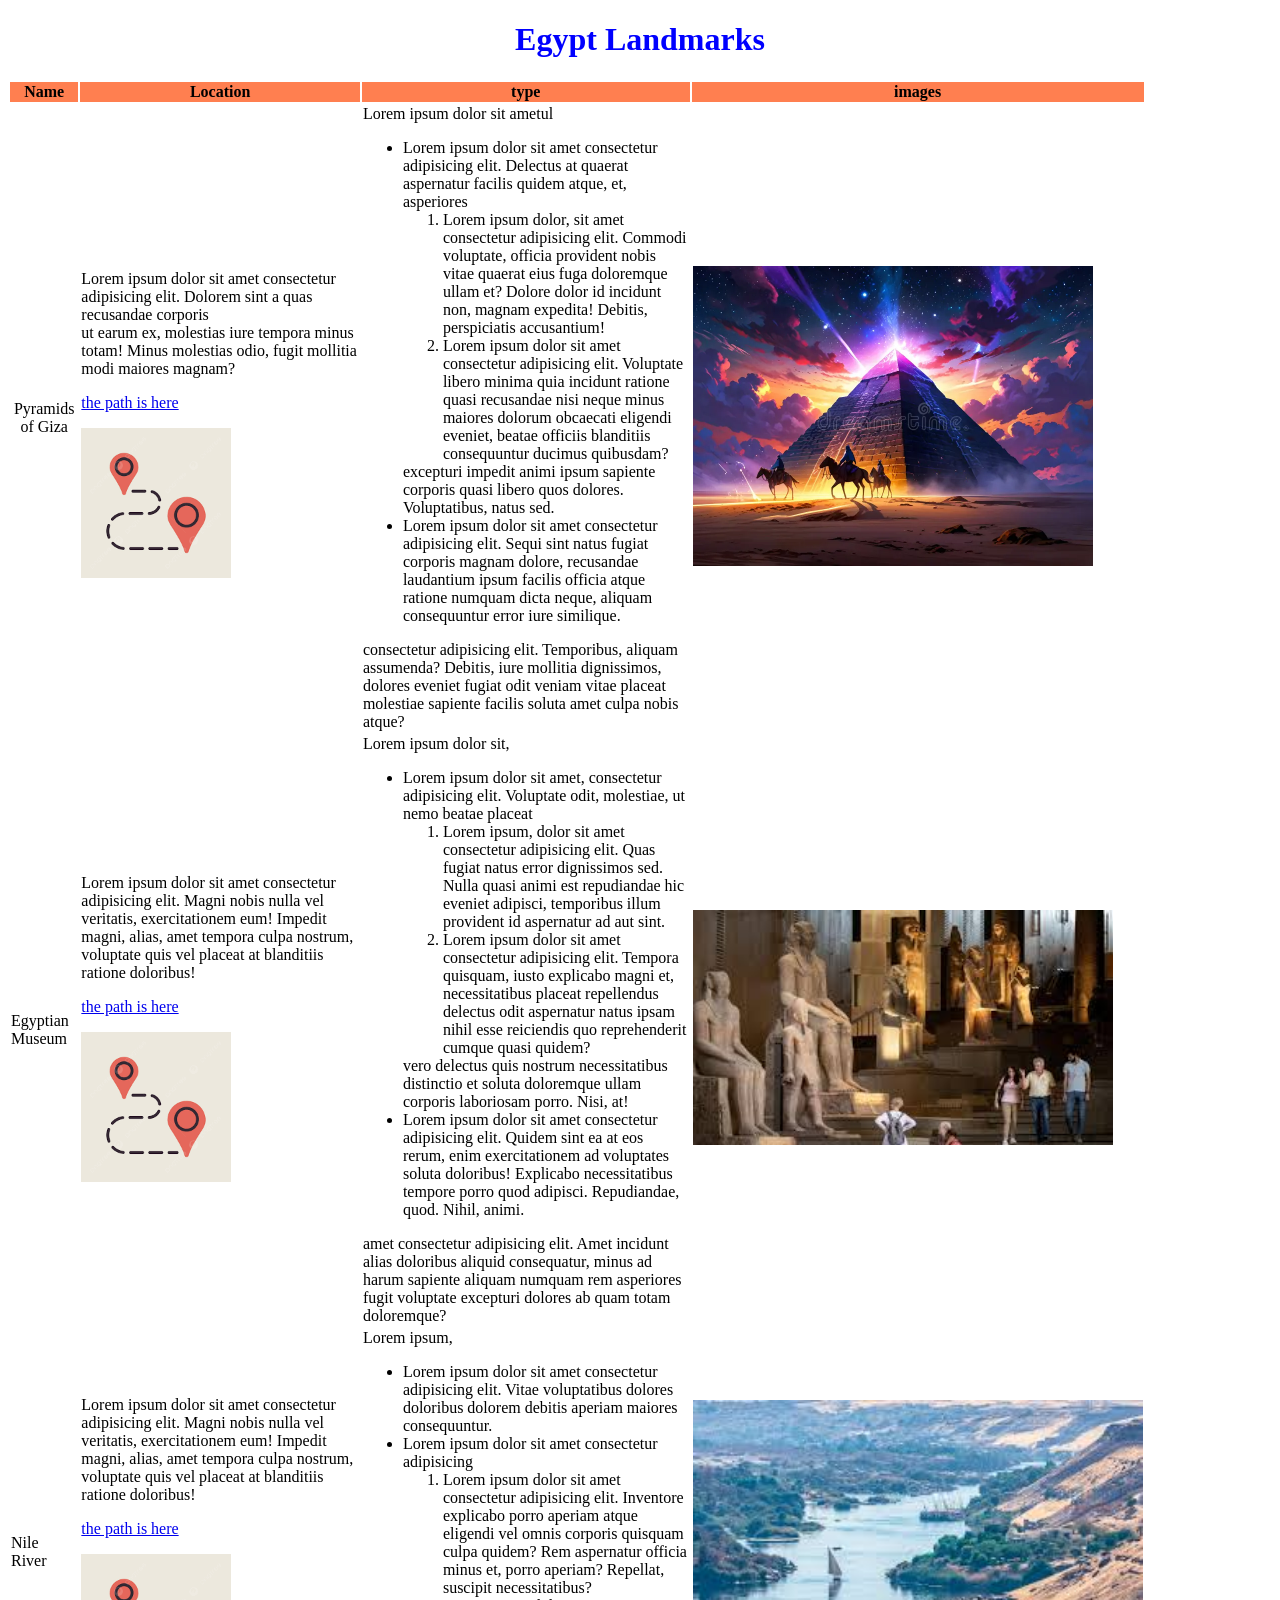
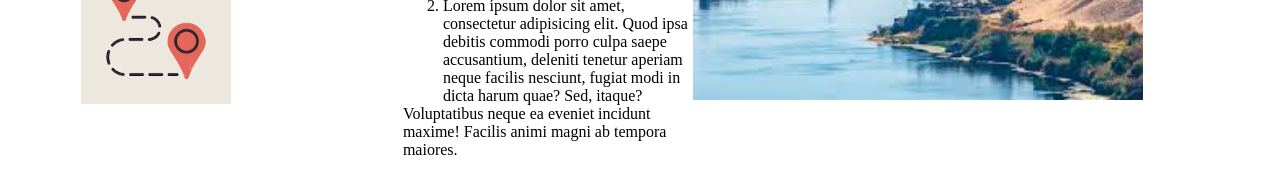
<file: html-css/lab1/index.html>
<!DOCTYPE html>
<html>

<head>


</head>

<body>
    <h1 style="color: blue; text-align: center ;">Egypt Landmarks</h1>
    <table style="color: black; width: 90%;">
        <thead">
            <th style="background-color: coral;">Name</th>
            <th style="background-color: coral;">Location</th>
            <th style="background-color: coral;">type</th>
            <th style="background-color: coral;">images</th>
            </thead>
            <tbody>
                <tr>
                    <td style="text-align: center; ">Pyramids of Giza</td>
                    <td>
                        <p>Lorem ipsum dolor sit amet consectetur adipisicing elit. Dolorem sint a quas recusandae
                            corporis <br> ut earum ex, molestias iure tempora minus totam! Minus molestias odio, fugit
                            mollitia modi maiores magnam?</p>

                        <a href="https://www.google.com/maps/place/%D8%A3%D9%87%D8%B1%D8%A7%D9%85%D8%A7%D8%AA+%D8%A7%D9%84%D8%AC%D9%8A%D8%B2%D8%A9%E2%80%AD/@29.9775679,31.136649,15.88z/data=!4m10!1m2!2m1!1spyramids+of+giza+location!3m6!1s0x14584f7de239bbcd:0xca7474355a6e368b!8m2!3d29.9772962!4d31.1324955!15sChlweXJhbWlkcyBvZiBnaXphIGxvY2F0aW9uWhIiEHB5cmFtaWRzIG9mIGdpemGSARNhcmNoYWVvbG9naWNhbF9zaXRl4AEA!16s%2Fm%2F07s6gb8?entry=ttu&g_ep=EgoyMDI2MDQxMy4wIKXMDSoASAFQAw%3D%3D"
                            target="_blank">

                            <p> the path is here </p>

                            <img style="width: 150px;" src="./images/8.png" alt="location">
                        </a>
                    <td>Lorem ipsum dolor sit ametul <ul>
                            <li>Lorem ipsum dolor sit amet consectetur adipisicing elit. Delectus at quaerat aspernatur
                                facilis quidem atque, et, asperiores <ol>
                                    <li>Lorem ipsum dolor, sit amet consectetur adipisicing elit. Commodi voluptate,
                                        officia provident nobis vitae quaerat eius fuga doloremque ullam et? Dolore
                                        dolor id incidunt non, magnam expedita! Debitis, perspiciatis accusantium!</li>
                                    <li>Lorem ipsum dolor sit amet consectetur adipisicing elit. Voluptate libero minima
                                        quia incidunt ratione quasi recusandae nisi neque minus maiores dolorum
                                        obcaecati eligendi eveniet, beatae officiis blanditiis consequuntur ducimus
                                        quibusdam?</li>
                                </ol>excepturi impedit animi ipsum sapiente corporis quasi libero quos dolores.
                                Voluptatibus, natus sed.</li>
                            <li>Lorem ipsum dolor sit amet consectetur adipisicing elit. Sequi sint natus fugiat
                                corporis magnam dolore, recusandae laudantium ipsum facilis officia atque ratione
                                numquam dicta neque, aliquam consequuntur error iure similique.</li>
                        </ul> consectetur adipisicing elit. Temporibus, aliquam assumenda? Debitis,
                        iure mollitia dignissimos, dolores eveniet fugiat odit veniam vitae placeat molestiae sapiente
                        facilis soluta amet culpa nobis atque?</td>

                    <td><img style="width: 400px;" src="./images/5.webp" alt="Pyramids of Giza"></td>
                    </td>
                </tr>
                <tr>
                    <td>Egyptian Museum</td>
                    <td>Lorem ipsum dolor sit amet consectetur adipisicing elit. Magni nobis nulla vel veritatis,
                        exercitationem eum! Impedit magni, alias, amet tempora culpa nostrum, voluptate quis vel placeat
                        at blanditiis ratione doloribus!
                        <a href="https://www.google.com/maps?sca_esv=cd246a25237b15d7&biw=1178&bih=595&output=search&q=Egyptian+Museum&source=lnms&fbs=[base64]&entry=mc&ved=1t:200715&ictx=111"
                            target="_blank">

                            <p> the path is here </p>

                            <img style="width: 150px;" src="./images/8.png" alt="location">
                        </a>
                    </td>
                    <td>
                        Lorem ipsum dolor sit,<ul>
                            <li>Lorem ipsum dolor sit amet, consectetur adipisicing elit. Voluptate odit, molestiae, ut
                                nemo beatae placeat <ol>
                                    <li>Lorem ipsum, dolor sit amet consectetur adipisicing elit. Quas fugiat natus
                                        error dignissimos sed. Nulla quasi animi est repudiandae hic eveniet adipisci,
                                        temporibus illum provident id aspernatur ad aut sint.</li>
                                    <li>Lorem ipsum dolor sit amet consectetur adipisicing elit. Tempora quisquam, iusto
                                        explicabo magni et, necessitatibus placeat repellendus delectus odit aspernatur
                                        natus ipsam nihil esse reiciendis quo reprehenderit cumque quasi quidem?</li>
                                </ol>vero delectus quis nostrum necessitatibus distinctio et soluta doloremque ullam
                                corporis laboriosam porro. Nisi, at!</li>
                            <li>Lorem ipsum dolor sit amet consectetur adipisicing elit. Quidem sint ea at eos rerum,
                                enim exercitationem ad voluptates soluta doloribus! Explicabo necessitatibus tempore
                                porro quod adipisci. Repudiandae, quod. Nihil, animi.</li>
                        </ul> amet consectetur adipisicing elit. Amet incidunt alias doloribus aliquid
                        consequatur, minus ad harum sapiente aliquam numquam rem asperiores fugit voluptate excepturi
                        dolores ab quam totam doloremque?

                    </td>
                    <td>
                        <img style="width: 420px;" src="./images/11.jpeg" alt="musem">
                    </td>
                </tr>
                <tr>
                    <td>Nile River</td>
                    <td>Lorem ipsum dolor sit amet consectetur adipisicing elit. Magni nobis nulla vel veritatis,
                        exercitationem eum! Impedit magni, alias, amet tempora culpa nostrum, voluptate quis vel placeat
                        at blanditiis ratione doloribus!
                        <a href="https://www.google.com/maps?sca_esv=cd246a25237b15d7&biw=1178&bih=595&output=search&q=Nile+River%3C&source=lnms&fbs=[base64]&entry=mc&ved=1t:200715&ictx=111"
                            target="_blank">

                            <p> the path is here </p>

                            <img style="width: 150px;" src="./images/8.png" alt="location">
                        </a>
                    </td>

                    <td>Lorem ipsum,<ul>
                            <li>Lorem ipsum dolor sit amet consectetur adipisicing elit. Vitae voluptatibus dolores
                                doloribus dolorem debitis aperiam maiores consequuntur.</li>
                            <li>Lorem ipsum dolor sit amet consectetur adipisicing <ol>
                                    <li>Lorem ipsum dolor sit amet consectetur adipisicing elit. Inventore explicabo
                                        porro aperiam atque eligendi vel omnis corporis quisquam culpa quidem? Rem
                                        aspernatur officia minus et, porro aperiam? Repellat, suscipit necessitatibus?
                                    </li>
                                    <li>Lorem ipsum dolor sit amet, consectetur adipisicing elit. Quod ipsa debitis
                                        commodi porro culpa saepe accusantium, deleniti tenetur aperiam neque facilis
                                        nesciunt, fugiat modi in dicta harum quae? Sed, itaque?</li>
                                </ol> Voluptatibus neque ea eveniet incidunt maxime! Facilis animi magni ab tempora
                                maiores.</li>
                        </ul>
                    </td>
                    <td><img style="width: 450px;" src="./images/12.jpeg" alt="nile"></td>
                </tr>
                <tr>
                    <td></td>
                    <td></td>
                </tr>
            </tbody>





    </table>



</body>






</html>
</file>
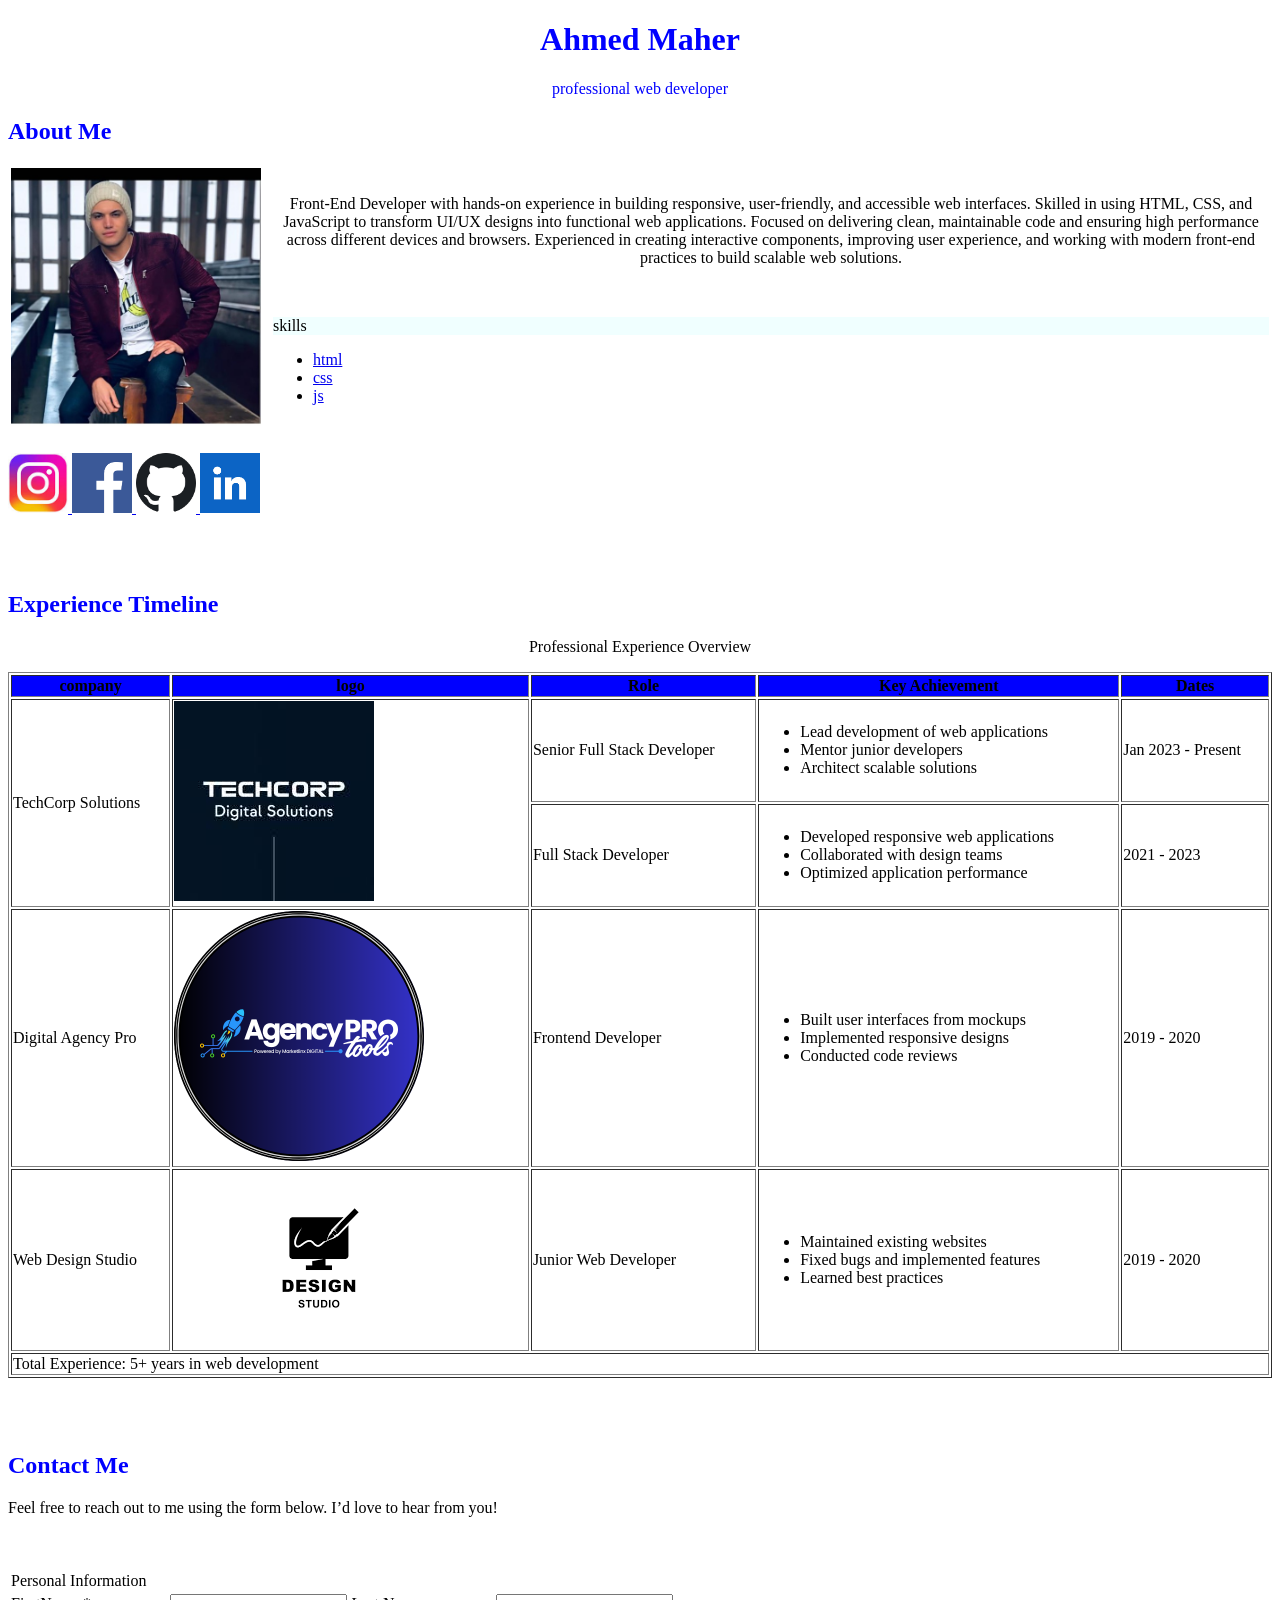
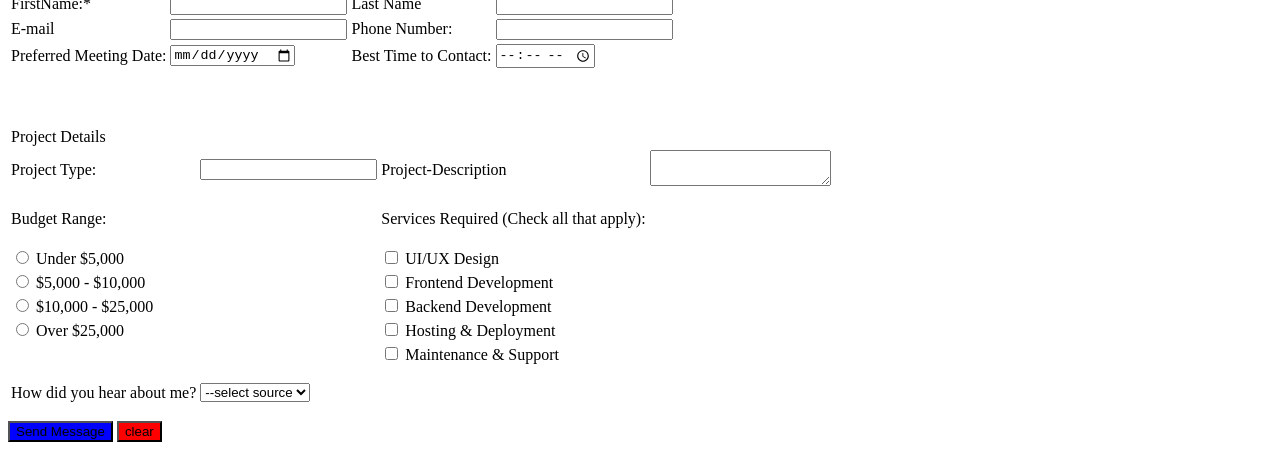
<file: html-css/lab2/index.html>
<!DOCTYPE html>
<html>

<head>
    <title>Portfolio</title>
    <link rel="stylesheet" href="CSS/main.css">
</head>

<body>
    <div class="heading">
        <h1>Ahmed Maher</h1>
        <p>professional web developer</p>
    </div>
    <div>
        <h2 class="fg-color"> About Me </h2>
        <table>
            <tr>
                <td>
                    <img class="size-img-me" src="./images/me.jpeg" alt="me">
                </td>
                <td> <br> </td>
                <td>
                    <br>
                </td>
                <td>

                    <p class="text-center"> Front-End Developer with hands-on experience in building responsive,
                        user-friendly, and
                        accessible web interfaces. Skilled in using HTML, CSS, and JavaScript to transform UI/UX designs
                        into functional web applications. Focused on delivering clean, maintainable code and ensuring
                        high performance across different devices and browsers. Experienced in creating interactive
                        components, improving user experience, and working with modern front-end practices to build
                        scalable web solutions.</p>
                    <br>
                    <p class="bg-p"> skills </p>
                    <ul>
                        <li>
                            <a href="https://www.w3schools.com/html/" target="_blank">
                                html
                            </a>
                        </li>
                        <li>
                            <a href="https://www.w3schools.com/css/" target="_blank">
                                css
                            </a>
                        </li>
                        <li>
                            <a href="https://www.w3schools.com/css/" target="_blank">
                                js
                            </a>


                        </li>
                    </ul>
                </td>
            </tr>
        </table>


        <a href="https://www.instagram.com/a.maher.200/" target="_blank">
            <br>
            <img class="size-img-app" src="./images/inst.jpeg" alt="instagram">
        </a>
        <a href="https://www.facebook.com/gooba.ahmed.1 " target="_blank">
            <img class="size-img-app" src="./images/face.png" alt="facebook">
        </a>
        <a href="https://github.com/wolf452" target="_blank">
            <img class="size-img-app" src="./images/githup.png" alt="github">
        </a>
        <a href="https://www.linkedin.com/" target="_blank">
            <img class="size-img-app" src="./images/linked.png" alt="linkedin">
        </a>
    </div>

    <br>
    <br>
    <br>
    <div>
        <h2 style="color: blue;">Experience Timeline</h2>
        <p style="text-align: center;">Professional Experience Overview</p>
        <table border="1" style="width: 100%">
            <thead class="table-bgcolor">
                <th>company</th>
                <th>logo</th>
                <th>Role</th>
                <th>Key Achievement</th>
                <th>Dates</th>

            </thead>
            <tbody>
                <tr>
                    <td rowspan="2"> TechCorp Solutions</td>
                    <td rowspan="2">
                        <img src="./images/techcorp.jpeg" alt="techcorp">
                    </td>
                    <td>Senior Full Stack Developer</td>

                    <td>
                        <ul>
                            <li>Lead development of web applications</li>
                            <li>Mentor junior developers</li>
                            <li>Architect scalable solutions</li>
                        </ul>
                    </td>
                    <td>Jan 2023 - Present</td>

                </tr>
                <tr>
                    <td>Full Stack Developer</td>
                    <td>
                        <ul>
                            <li>Developed responsive web applications</li>
                            <li>Collaborated with design teams</li>
                            <li>Optimized application performance</li>
                        </ul>
                    </td>
                    <td>2021 - 2023</td>
                </tr>
                <tr>
                    <td>Digital Agency Pro</td>
                    <td><img class="size-img-me" src="./images/Digital Agency Pro.png" alt="Digital Agency Pro
"></td>
                    <td>Frontend Developer</td>
                    <td>
                        <ul>
                            <li>Built user interfaces from mockups</li>
                            <li>Implemented responsive designs</li>
                            <li>Conducted code reviews</li>
                        </ul>
                    </td>
                    <td>2019 - 2020</td>
                </tr>
                <tr>
                    <td>Web Design Studio</td>
                    <td><img src="./images/Web Design Studio.png" alt="Web Design Studio"></td>
                    <td>Junior Web Developer</td>
                    <td>
                        <ul>
                            <li>Maintained existing websites</li>
                            <li>Fixed bugs and implemented features</li>
                            <li>Learned best practices</li>
                        </ul>
                    </td>
                    <td>2019 - 2020</td>
                </tr>

            </tbody>
            <tfoot>

                <tr>
                    <td colspan="5">Total Experience: 5+ years in web development</td>

                </tr>
            </tfoot>

        </table>

    </div>
    <br>
    <br>
    <br>

    <div>
        <h2 class="fg-color">Contact Me </h2>
        <p>Feel free to reach out to me using the form below. I’d love to hear from you!</p>
        <br>
        <br>
        <form name="Personal Information">
            <table>
                <tr>
                    <td>Personal Information</td>
                </tr>
                <tr>
                    <td>
                        <label for="fname">FirstName:* </label>
                    </td>
                    <td>
                        <input type="text" name="fname" id="fname" />
                    </td>
                    <td>
                        <label for="lname">Last Name</label>
                    </td>
                    <td>
                        <input type="text" name="Lname" id="lname" />

                    </td>
                </tr>
                <tr>
                    <td>
                        <label for="email">E-mail</label>
                    </td>
                    <td>
                        <input type="email" name="email" id="email" />

                    </td>
                    <td>
                        <label for="tel">Phone Number:</label>
                    </td>
                    <td>
                        <input type="tel" name="tel" id="tel" />
                    </td>

                </tr>
                <tr>
                    <td>
                        <label for="meeting">Preferred Meeting Date:</label>

                    </td>
                    <td>
                        <input type="date" name="meeting" id="meeting" />
                    </td>
                    <td>
                        <label for="contact">Best Time to Contact:</label>
                    </td>
                    <td>
                        <input type="time" name="time" id="contact" />
                    </td>
                </tr>
            </table>
        </form>


    </div>
    <br>
    <br>
    <br>



    <div>
        <form action="">
            <table>
                <tr>
                    <td>Project Details</td>

                </tr>
                <tr>
                    <td>
                        <label for="Project-type">Project Type:</label>
                    </td>
                    <td>
                        <input type="text" name="Project-type" id="Project-type" />
                    </td>
                    <td>
                        <label for="Project-Description">Project-Description</label>
                    </td>
                    <td>
                        <textarea name="Project-Description" id="Project-Description">
                        </textarea>
                    </td>

                </tr>
                <tr>
                    <td>
                        <p>Budget Range:</p>

                    </td>
                    <td><br></td>
                    <td> Services Required (Check all that apply):</td>
                </tr>
                <tr>
                    <td>
                        <input type="radio" name="salary" value="Under $5,000" id="under" />
                        <label for="salary">Under $5,000</label>

                    </td>
                    <td>


                    </td>
                    <td>

                        <input type="checkbox" name="skills" value="UI/UX Design" id="ui" />
                        <label for="ui">UI/UX Design</label>
                    </td>
                </tr>
                <tr>
                    <td>
                        <input type="radio" name="salary" value="$5,000 - $10,000" id="offer2" />
                        <label for="offer2">$5,000 - $10,000</label>

                    </td>
                    <td><br></td>
                    <td>
                        <input type="checkbox" name="skills" value="front" id="front" />
                        <label for="front">Frontend Development</label>
                    </td>
                </tr>
                <tr>
                    <td>
                        <input type="radio" name="salary" value="$10,000 - $25,000" id="offer3" />
                        <label for="offer3">$10,000 - $25,000</label>

                    </td>
                    <td><br></td>
                    <td>
                        <input type="checkbox" name="Backend Development" value="Backend Development" id="Backend" />
                        <label for="Backend">Backend Development</label>
                    </td>
                </tr>
                <tr>
                    <td>
                        <input type="radio" name="salary" value="Over $25,000" id="offer4" />
                        <label for="salary">Over $25,000</label>

                    </td>
                    <td><br></td>
                    <td>
                        <input type="checkbox" name="Hosting & Deployment" value="Hosting & Deployment" id="Hosting" />
                        <label for="Hosting">Hosting & Deployment</label>
                    </td>

                </tr>
                <tr>
                    <td>
                        <br>
                    </td>
                    <td>
                        <br>
                    </td>
                    <td>
                        <input type="checkbox" name="Maintenance & Support" value="Maintenance & Support"
                            id="Maintenance" />
                        <label for="Maintenance"> Maintenance & Support</label>
                    </td>
                </tr>

                <tr>
                    <td>
                        <p>
                            How did you hear about me?
                        </p>
                    </td>
                    <td>

                        <select name="choice">
                            <option hidden>--select source</option>
                            <option>facebook</option>
                            <option> instagram</option>
                            <option> linkedin</option>
                        </select>

                    </td>
                </tr>
            </table>
            <button class="send" type="submit">Send Message</button>
            <button class="reset" type="reset">clear</button>
        </form>

    </div>

</body>

</html>
</file>
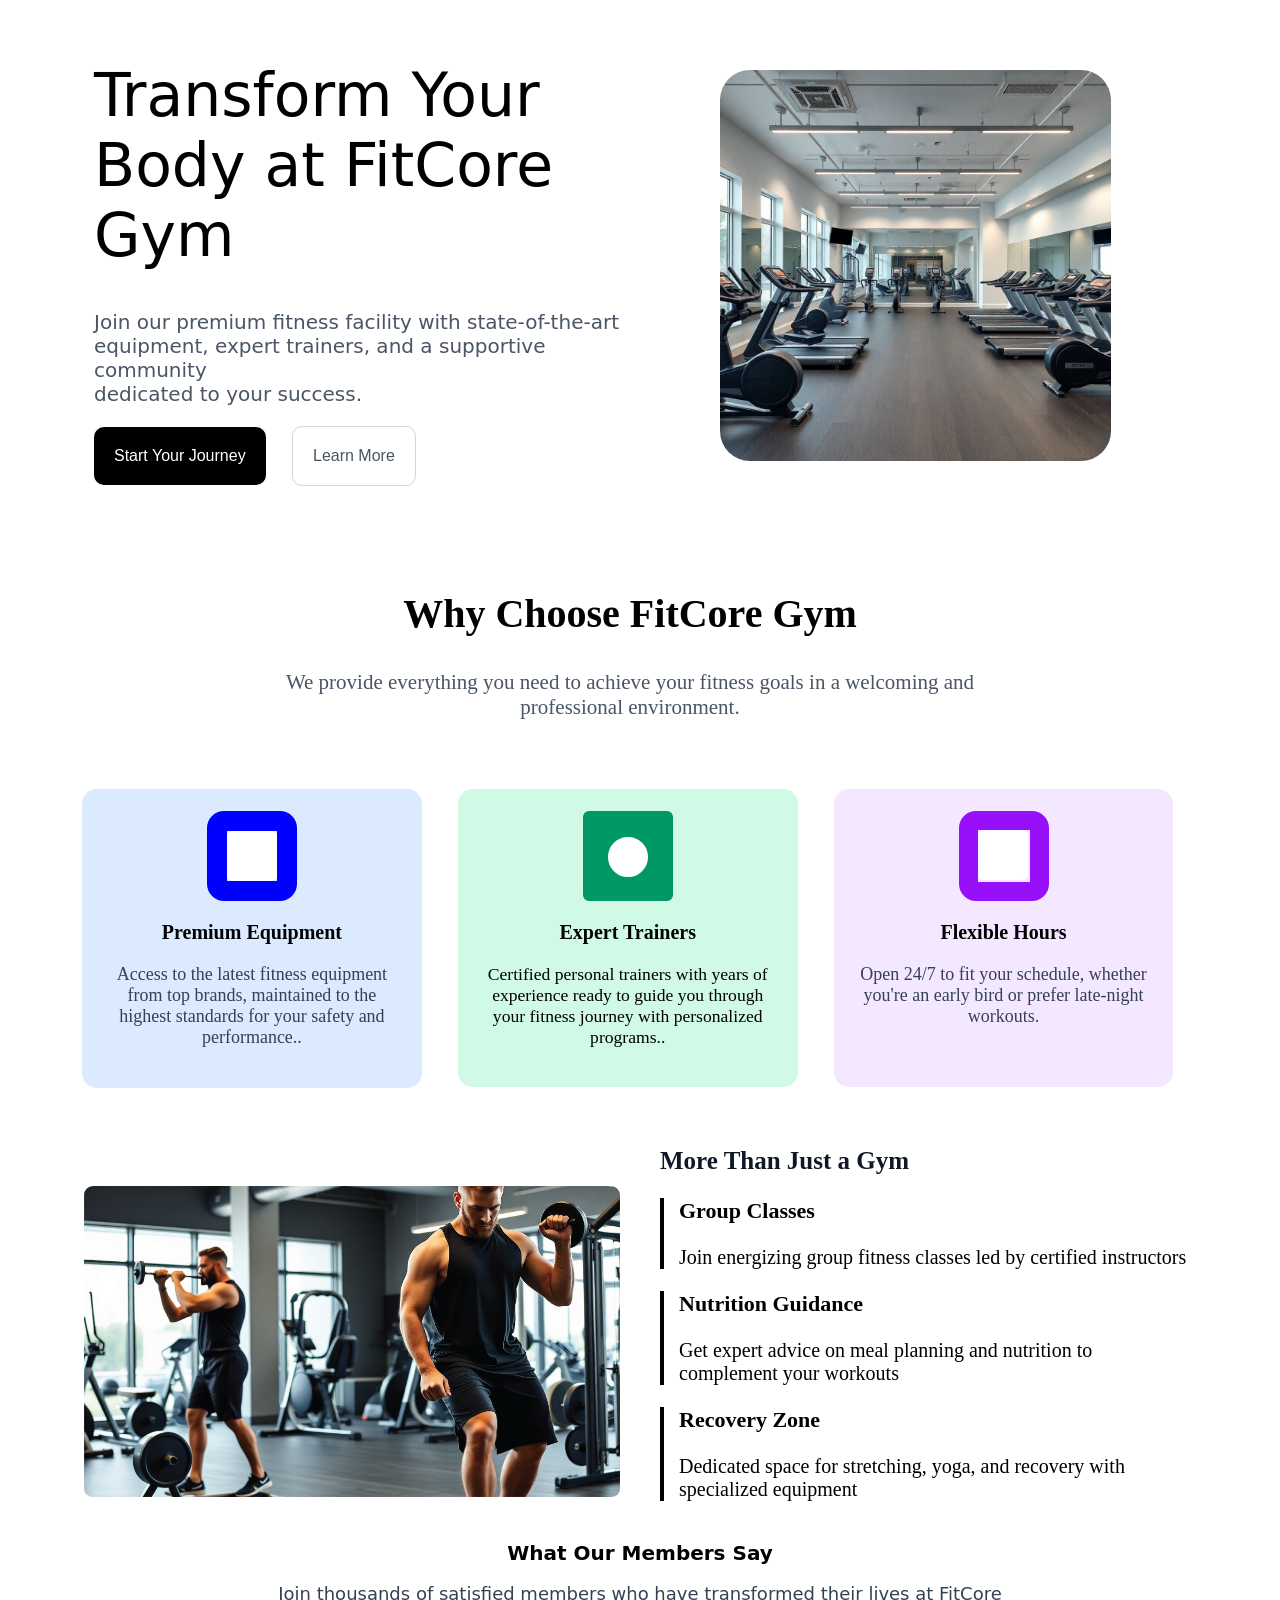
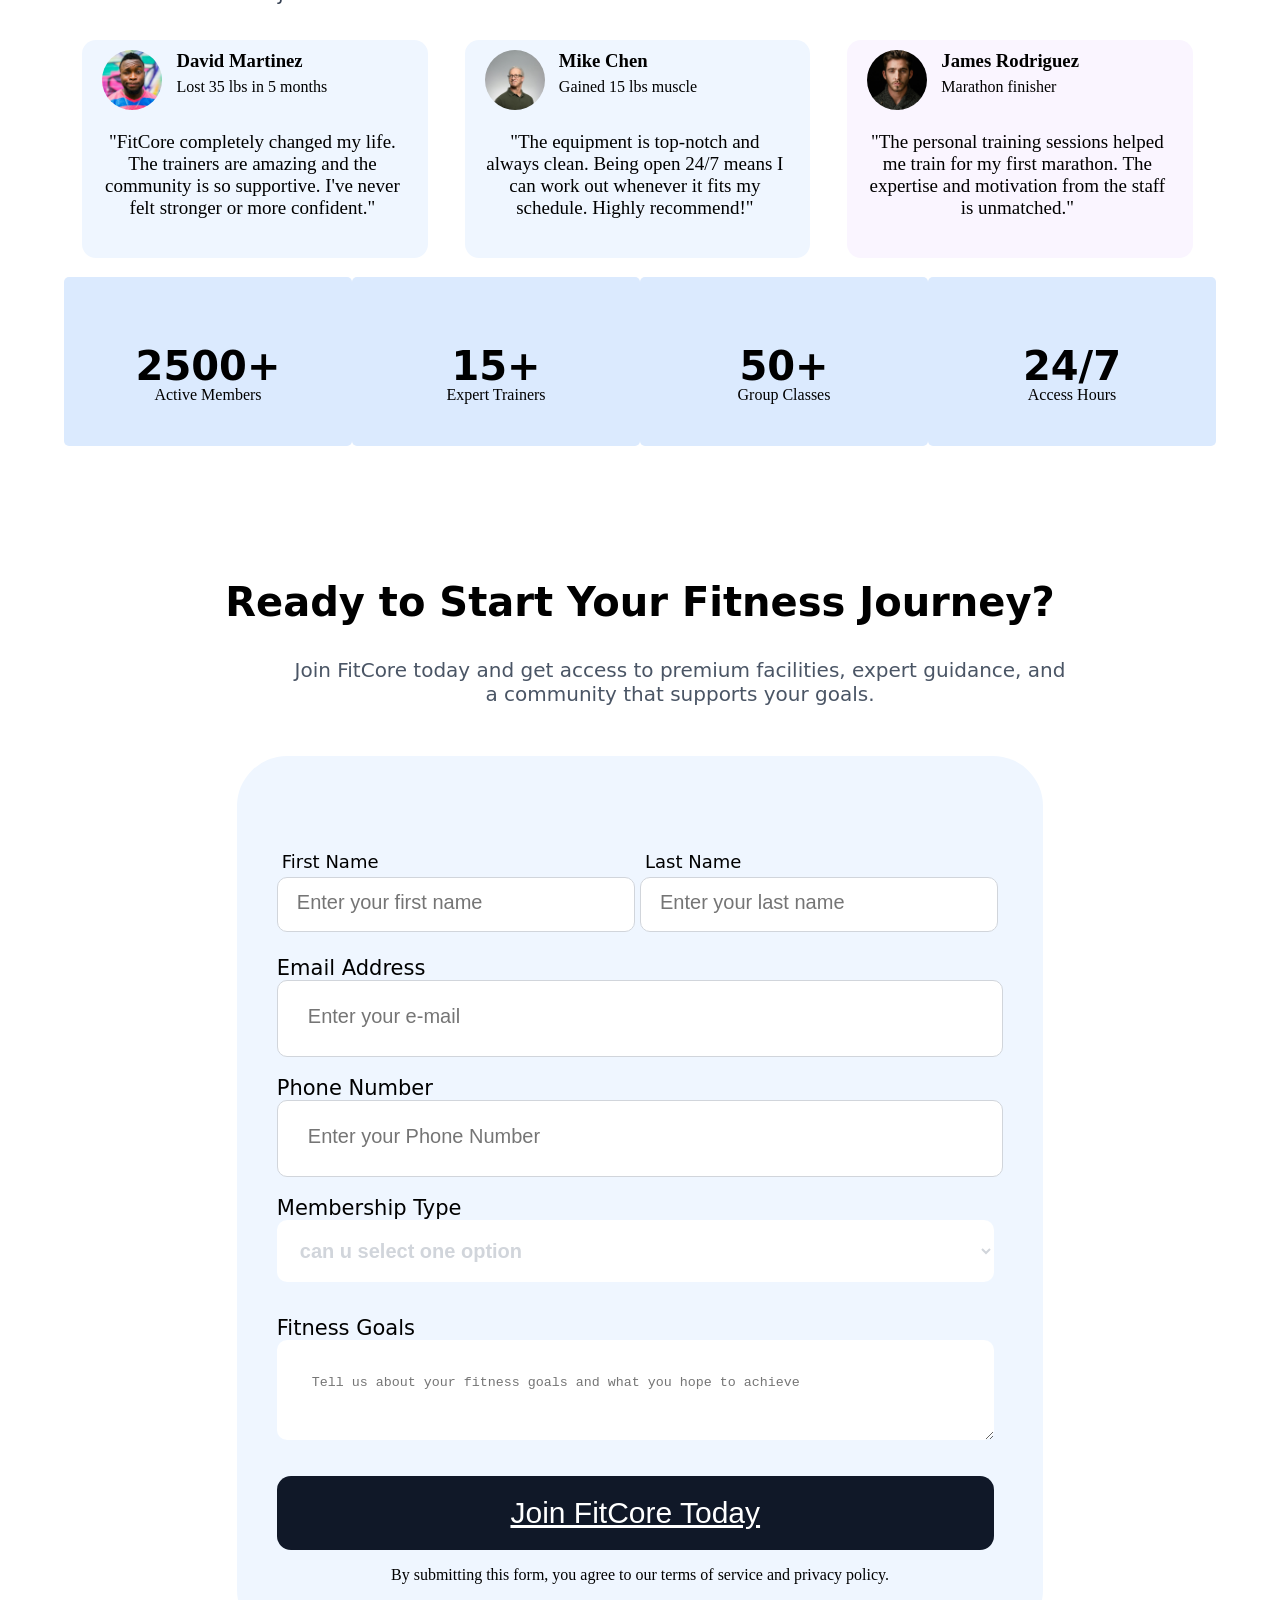
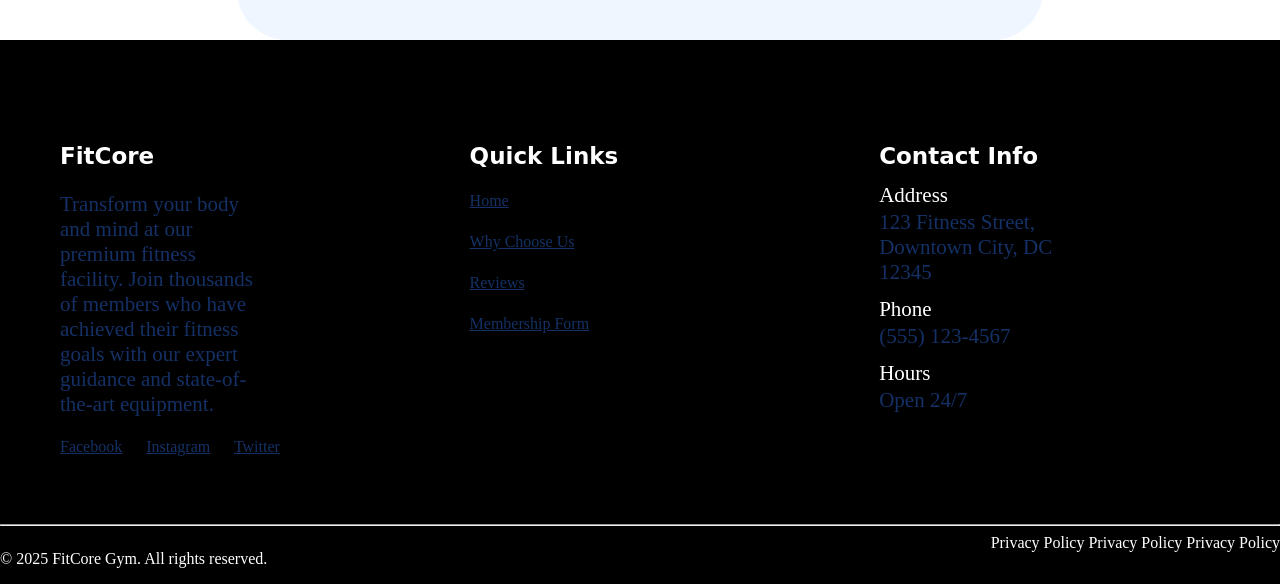
<file: html-css/lab3/index.html>
<!DOCTYPE html>
<html>

<head>
    <link rel="stylesheet" href="./CSS/main.css">
</head>

<body>

    <div id="home">
        <div class="container">

            <div class="item">
                <h1 class="homeFont">Transform Your <br> Body at FitCore <br> Gym</h1>
                <p class="home-color">Join our premium fitness facility with state-of-the-art <br> equipment, expert
                    trainers, and a supportive community <br> dedicated to your success.</p>
                <button class="buttonBlack">Start Your Journey</button>
                <button class="buttonWhite">Learn More</button>
            </div>

            <div class="item">
                <img src="./images/imgi_1_hero-section-img.png" alt="Gym">
            </div>

            <div class="clear-fix"></div>
        </div>
    </div>

    <div id="FitCore">
        <div class="container">

            <div class="item">

                <div>
                    <h2>Why Choose FitCore Gym</h2>
                    <p class="pTitle">We provide everything you need to achieve your fitness goals in a welcoming and
                        <br> professional environment.
                    </p>
                </div>
                <div class="margen">
                    <div class="box bgcolor1">
                        <div class="shape-zero ">
                            <div class="innerShape-zero"></div>
                        </div>
                        <h3 class="fitcore-font">Premium Equipment</h3>
                        <p class="fit-font">Access to the latest fitness equipment from top brands, maintained to the
                            highest standards for your safety and performance..</p>
                    </div>

                    <div class="box bgcolor2">
                        <div class="shape-one">
                            <div class="innerShape-one"></div>
                        </div>
                        <h3 class="fitcore-font">Expert Trainers</h3>
                        <p class="increase">Certified personal trainers with years of experience ready to guide you
                            through your fitness journey with personalized programs..</p>
                    </div>

                    <div class="box bgcolor3">
                        <div class="shape-two">
                            <div class="innerShape-two"></div>
                        </div>
                        <h3 class="fitcore-font">Flexible Hours</h3>
                        <p class="fit-font extend">Open 24/7 to fit your schedule, whether you're an early bird or
                            prefer
                            late-night <br> workouts.</p>
                    </div>

                    <div class="clear-fix"></div>
                </div>
            </div>
        </div>

    </div>
    <div id="DetailsGym">
        <div class="container">
            <div class="info">
                <img src="./images/imgi_2_why-choose-us.png" alt="workouts">
            </div>
            <div class="info">
                <div class="inner">
                    <div class="paddongText">
                        <h2>More Than Just a Gym</h2>

                        <div class="borderDetails">
                            <h3>Group Classes</h3>
                            <p>Join energizing group fitness classes led by certified instructors</p>
                        </div>
                        <div class="borderDetails">
                            <h3>Nutrition Guidance</h3>
                            <p>Get expert advice on meal planning and nutrition to complement your workouts</p>
                        </div>
                        <div class="borderDetails">
                            <h3>Recovery Zone</h3>
                            <p>Dedicated space for stretching, yoga, and recovery with specialized equipment</p>
                        </div>

                    </div>
                    <div class="clear-fix"></div>
                </div>

            </div>


        </div>
    </div>
    <div class="bg-colorTwosce">
<div id="Members">
            <div class="container">

                <div class="titleMember">
                    <h2 class="fitcore-font">What Our Members Say</h2>
                    <p class="fit-font">Join thousands of satisfied members who have transformed their lives at FitCore
                    </p>
                </div>



                <div class="member">
                    <div class="member-header">
                        <img src="./images/imgi_3_avatar-1.jpg" alt="avatar">

                        <div class="member-info ">
                            <h3 class="decrease">David Martinez</h3>
                            <p>Lost 35 lbs in 5 months</p>
                        </div>

                        <div class="clear-fix"></div>
                    </div>

                    <p class="member-text">
                        "FitCore completely changed my life. The trainers are amazing and the community is so
                        supportive.
                        I've never felt stronger or more confident."
                    </p>
                </div>


                <div class="member">
                    <div class="member-header">
                        <img src="./images/imgi_4_avatar-2.jpg" alt="avatar2">

                        <div class="member-info">
                            <h3 class="decrease">Mike Chen</h3>
                            <p>Gained 15 lbs muscle</p>
                        </div>

                        <div class="clear-fix"></div>
                    </div>

                    <p class="member-text">
                        "The equipment is top-notch and always clean. Being open 24/7 means I can work out whenever it
                        fits my schedule. Highly recommend!"
                    </p>
                </div>



                <div class="member memberColor">
                    <div class="member-header">
                        <img src="./images/imgi_5_avatar-3.jpg" alt="avatar3">

                        <div class="member-info">
                            <h3 class="decrease">James Rodriguez</h3>
                            <p>Marathon finisher</p>
                        </div>

                        <div class="clear-fix"></div>
                    </div>

                    <p class="member-text">
                        "The personal training sessions helped me train for my first marathon. The expertise and
                        motivation from the staff is unmatched."</p>
                </div>

            </div>

        </div>




<div id="score">
            <div class="container">
                <div class="items">
                    <div class="item ">
                        <p class="A">2500+</p>
                        <p>Active Members</p>
                    </div>
                    <div class="item ">
                        <p class="B">15+</p>
                        <p>Expert Trainers</p>
                    </div>
                    <div class="item">
                        <p class="C">50+</p>
                        <p>Group Classes</p>
                    </div>
                    <div class="item">
                        <p class="D">24/7</p>
                        <p>Access Hours</p>
                    </div>
                    <div class="clear-fix"></div>
                </div>
            </div>

        </div>

    </div>
<div id="fitnessJourney">
        <div class="container bgColorthreesce">

            <div class="titleJourney">
                <h2 class="sizeTitle">Ready to Start Your Fitness Journey?</h2>
                <p class="sizeTextsec">Join FitCore today and get access to premium facilities, expert guidance, and
                    <br> a community that supports your goals.</p>
            </div>

            <div class="fillapp">

                <div class="fname horizontal ">
                    <label for="fname">First Name</label>

                    <input id="fname" type="text" name="fname" placeholder="Enter your first name">
                </div>
                <div class="lname  horizontal">
                    <label for="lname">Last Name</label>

                    <input id="lname" type="text" name="lname" placeholder="Enter your last name">

                    

                </div>

                 <div class="clear-fix"></div>
                
                 <div class="email oneItem ">
                    <label for="email">Email Address</label>
                    <input id="email" type="email" name="email" placeholder="Enter your e-mail">
                </div>
                <div class="phone oneItem">
                    <label for="Phone Numbe">Phone Number</label>
                    <input id="phone" type="tel" name="PhoneNumber" placeholder="Enter your Phone Number">
                </div>
                <div class="membership oneItem">
                    <label for="membershipType">Membership Type</label>
                    <select name="Membership Type" id="Membership Type">Membership Type
                        <option selected hidden>can u select one option</option>
                        <option>Basic Membership - $29/month</option>
                        <option>Premium Membership - $49/month</option>

                        <option>VIP Membership - $79/month</option>
                    </select>
                </div>
                <div class="goals oneItem">
                    <label for="Fitness Goals">Fitness Goals</label>
                    <textarea name="Fitness Goals" id="Fitness Goals" placeholder="Tell us about your fitness goals and what you hope to achieve"></textarea>
                </div>
                <div class="buttonRedirection">
                    <button type="submit">
                        <a href="#home">Join FitCore Today</a>
                    </button>
                     <p class="text-center">By submitting this form, you agree to our terms of service and privacy policy.</p>

                </div>

            </div>



        </div>



    </div>
<div id="endSec">
    <div class="outer">
        
        <div class="innerItems">
            <div class="FitCoreEnd">
                <h3>FitCore</h3>
                <p>Transform your body and mind at our premium fitness facility. Join thousands of members who have achieved their fitness goals with our expert guidance and state-of-the-art equipment.</p>

                <a href="https://www.facebook.com/">Facebook</a>
                <a href="https://www.instagram.com/">Instagram</a>
                <a href="https://x.com/">Twitter</a>
            </div>
            <div class="FitCoreEnd linksSec">
                <h3>Quick Links</h3>
                
                <a href="#home">Home</a>
                <a href="#FitCore">Why Choose Us</a>
                <a href="#Members">Reviews</a>
                <a href="#fitnessJourney">Membership Form</a>
            </div>
            <div class="FitCoreEnd">
                <h3>Contact Info</h3>
                <h4>Address</h4>
                <p class="paragraph">123 Fitness Street, Downtown City, DC 12345</p>
                <h4>Phone</h4>
                <p class="paragraph">(555) 123-4567</p>
                <h4>Hours</h4>
                <p class="paragraph">Open 24/7</p>
                
            </div>
            <div class="clear-fix"></div>
            <div>
                <hr>
                <div>
                    <p style="display: inline-block;">© 2025 FitCore Gym. All rights reserved.</p>
                    <div class="span">
                        <span>Privacy Policy</span>
                    <span>Privacy Policy</span>
                    <span>Privacy Policy</span>
                    </div>
                </div>
                <div class="clear-fix"></div>

            </div>



        </div>


    </div>
</div>


</body>

</html>
</file>
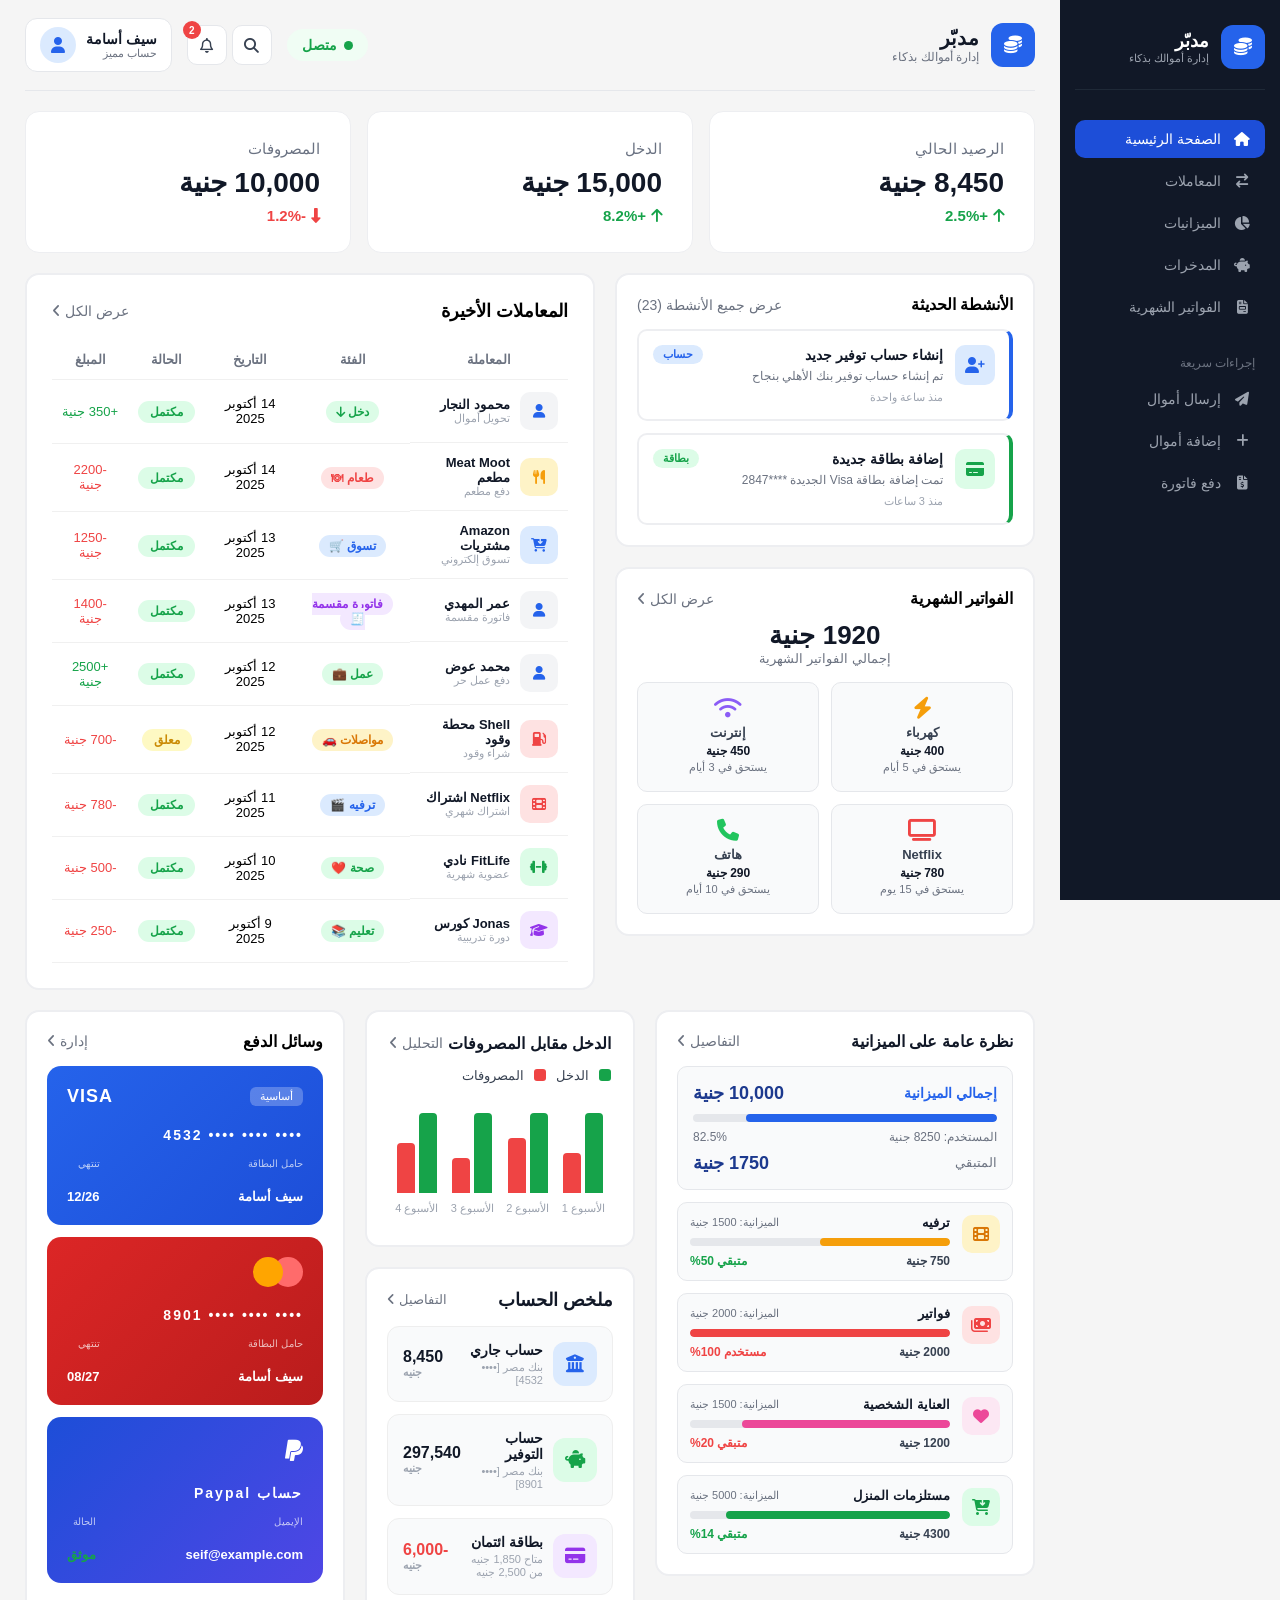
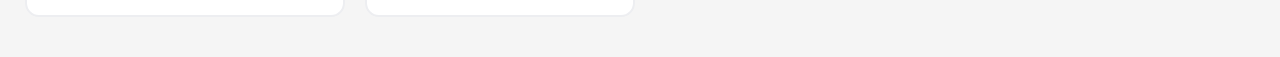
<file: html-css/lab6/index.html>
<!DOCTYPE html>
<html lang="ar" dir="rtl">
<head>
    <meta charset="UTF-8">
    <meta name="viewport" content="width=device-width, initial-scale=1.0">
    <title>مدبّر</title>
    <link rel="stylesheet" href="https://cdnjs.cloudflare.com/ajax/libs/font-awesome/6.5.0/css/all.min.css">
    <link rel="stylesheet" href="./CSS/main.css">
</head>
<body>

<!-- ===== SIDEBAR ===== -->
<aside class="sidebar">
    <div class="sidebar-logo">
        <div class="logo-icon"><i class="fa-solid fa-coins"></i></div>
        <div>
            <h2>مدبّر</h2>
            <span>إدارة أموالك بذكاء</span>
        </div>
    </div>

    <nav class="sidebar-nav">
        <a href="#" class="nav-item active">
            <i class="fa-solid fa-house"></i>
            <span>الصفحة الرئيسية</span>
        </a>
        <a href="#" class="nav-item">
            <i class="fa-solid fa-arrow-right-arrow-left"></i>
            <span>المعاملات</span>
        </a>
        <a href="#" class="nav-item">
            <i class="fa-solid fa-chart-pie"></i>
            <span>الميزانيات</span>
        </a>
        <a href="#" class="nav-item">
            <i class="fa-solid fa-piggy-bank"></i>
            <span>المدخرات</span>
        </a>
        <a href="#" class="nav-item">
            <i class="fa-solid fa-file-invoice"></i>
            <span>الفواتير الشهرية</span>
        </a>
    </nav>

    <div class="sidebar-actions">
        <p class="actions-title">إجراءات سريعة</p>
        <a href="#" class="nav-item">
            <i class="fa-solid fa-paper-plane"></i>
            <span>إرسال أموال</span>
        </a>
        <a href="#" class="nav-item">
            <i class="fa-solid fa-plus"></i>
            <span>إضافة أموال</span>
        </a>
        <a href="#" class="nav-item">
            <i class="fa-solid fa-file-invoice-dollar"></i>
            <span>دفع فاتورة</span>
        </a>
    </div>
</aside>

<!-- ===== MAIN CONTENT ===== -->
<div class="main-wrapper">

    <!-- TOP BAR -->
    <div class="topbar">
        <div class="topbar-brand">
            <div class="logo-icon"><i class="fa-solid fa-coins"></i></div>
            <div>
                <h1>مدبّر</h1>
                <span>إدارة أموالك بذكاء</span>
            </div>
        </div>
        <div class="topbar-right">
            <div class="flex-connect">
                <span class="connect-dot"></span>
                <span>متصل</span>
            </div>
            <div class="topbar-icons">
                <button><i class="fa-solid fa-magnifying-glass"></i></button>
                <button class="bell-btn">
                    <i class="fa-regular fa-bell"></i>
                    <span class="badge">2</span>
                </button>
            </div>
            <div class="user-card">
                <div class="user-text">
                    <span class="user-name">سيف أسامة</span>
                    <span class="user-role">حساب مميز</span>
                </div>
                <div class="user-avatar">
                    <i class="fa-solid fa-user"></i>
                </div>
            </div>
        </div>
    </div>

    <!-- ===== GRID LAYOUT ===== -->
    <div id="hero">

        <!-- ROW 1: Budget Cards -->
        <div class="budget">
            <div class="budget-card">
                <p>الرصيد الحالي</p>
                <span class="num-eg">8,450 جنية</span>
                <div class="un-pres">
                    <i class="fa-solid fa-arrow-up"></i>
                    <span>+2.5%</span>
                </div>
            </div>
            <div class="budget-card">
                <p>الدخل</p>
                <span class="num-eg">15,000 جنية</span>
                <div class="un-pres">
                    <i class="fa-solid fa-arrow-up"></i>
                    <span>+8.2%</span>
                </div>
            </div>
            <div class="budget-card">
                <p>المصروفات</p>
                <span class="num-eg">10,000 جنية</span>
                <div class="un-pres red-color">
                    <i class="fa-solid fa-down-long"></i>
                    <span>-1.2%</span>
                </div>
            </div>
        </div>

        <!-- ROW 2: Two-column grid -->
        <div class="row-two-col">

            <!-- LEFT: Transactions Table -->
            <div class="Transactions">
                <div class="title-sec">
                    <h3>المعاملات الأخيرة</h3>
                    <span>عرض الكل <i class="fa-solid fa-angle-left"></i></span>
                </div>
                <table>
                    <thead>
                        <tr>
                            <th>المعاملة</th>
                            <th>الفئة</th>
                            <th>التاريخ</th>
                            <th>الحالة</th>
                            <th>المبلغ</th>
                        </tr>
                    </thead>
                    <tbody>
                        <tr>
                            <td class="transaction-info">
                                <div class="avatar-icon"><i class="fa-solid fa-user"></i></div>
                                <div class="us-info">
                                    <span>محمود النجار</span>
                                    <p>تحويل أموال</p>
                                </div>
                            </td>
                            <td><span class="badge-cat green-cat">دخل <i class="fa-solid fa-arrow-down"></i></span></td>
                            <td>14 أكتوبر 2025</td>
                            <td><span class="status-badge done">مكتمل</span></td>
                            <td class="gr-color">+350 جنية</td>
                        </tr>
                        <tr>
                            <td class="transaction-info">
                                <div class="avatar-icon orange-icon"><i class="fa-solid fa-utensils"></i></div>
                                <div class="us-info">
                                    <span>Meat Moot مطعم</span>
                                    <p>دفع مطعم</p>
                                </div>
                            </td>
                            <td><span class="badge-cat red-cat">طعام 🍽</span></td>
                            <td>14 أكتوبر 2025</td>
                            <td><span class="status-badge done">مكتمل</span></td>
                            <td class="red-color">-2200 جنية</td>
                        </tr>
                        <tr>
                            <td class="transaction-info">
                                <div class="avatar-icon blue-icon"><i class="fa-solid fa-cart-arrow-down"></i></div>
                                <div class="us-info">
                                    <span>Amazon مشتريات</span>
                                    <p>تسوق إلكتروني</p>
                                </div>
                            </td>
                            <td><span class="badge-cat blue-cat">تسوق 🛒</span></td>
                            <td>13 أكتوبر 2025</td>
                            <td><span class="status-badge done">مكتمل</span></td>
                            <td class="red-color">-1250 جنية</td>
                        </tr>
                        <tr>
                            <td class="transaction-info">
                                <div class="avatar-icon"><i class="fa-solid fa-user"></i></div>
                                <div class="us-info">
                                    <span>عمر المهدي</span>
                                    <p>فاتورة مقسمة</p>
                                </div>
                            </td>
                            <td><span class="badge-cat purple-cat">فاتورة مقسمة 🧾</span></td>
                            <td>13 أكتوبر 2025</td>
                            <td><span class="status-badge done">مكتمل</span></td>
                            <td class="red-color">-1400 جنية</td>
                        </tr>
                        <tr>
                            <td class="transaction-info">
                                <div class="avatar-icon"><i class="fa-solid fa-user"></i></div>
                                <div class="us-info">
                                    <span>محمد عوض</span>
                                    <p>دفع عمل حر</p>
                                </div>
                            </td>
                            <td><span class="badge-cat green-cat">عمل 💼</span></td>
                            <td>12 أكتوبر 2025</td>
                            <td><span class="status-badge done">مكتمل</span></td>
                            <td class="gr-color">+2500 جنية</td>
                        </tr>
                        <tr>
                            <td class="transaction-info">
                                <div class="avatar-icon red-icon"><i class="fa-solid fa-gas-pump"></i></div>
                                <div class="us-info">
                                    <span>Shell محطة وقود</span>
                                    <p>شراء وقود</p>
                                </div>
                            </td>
                            <td><span class="badge-cat yellow-cat">مواصلات 🚗</span></td>
                            <td>12 أكتوبر 2025</td>
                            <td><span class="status-badge pending">معلق</span></td>
                            <td class="red-color">-700 جنية</td>
                        </tr>
                        <tr>
                            <td class="transaction-info">
                                <div class="avatar-icon red-icon"><i class="fa-solid fa-film"></i></div>
                                <div class="us-info">
                                    <span>Netflix اشتراك</span>
                                    <p>اشتراك شهري</p>
                                </div>
                            </td>
                            <td><span class="badge-cat blue-cat">ترفيه 🎬</span></td>
                            <td>11 أكتوبر 2025</td>
                            <td><span class="status-badge done">مكتمل</span></td>
                            <td class="red-color">-780 جنية</td>
                        </tr>
                        <tr>
                            <td class="transaction-info">
                                <div class="avatar-icon green-icon"><i class="fa-solid fa-dumbbell"></i></div>
                                <div class="us-info">
                                    <span>FitLife نادي</span>
                                    <p>عضوية شهرية</p>
                                </div>
                            </td>
                            <td><span class="badge-cat green-cat">صحة ❤️</span></td>
                            <td>10 أكتوبر 2025</td>
                            <td><span class="status-badge done">مكتمل</span></td>
                            <td class="red-color">-500 جنية</td>
                        </tr>
                        <tr>
                            <td class="transaction-info">
                                <div class="avatar-icon purple-icon"><i class="fa-solid fa-graduation-cap"></i></div>
                                <div class="us-info">
                                    <span>Jonas كورس</span>
                                    <p>دورة تدريبية</p>
                                </div>
                            </td>
                            <td><span class="badge-cat green-cat">تعليم 📚</span></td>
                            <td>9 أكتوبر 2025</td>
                            <td><span class="status-badge done">مكتمل</span></td>
                            <td class="red-color">-250 جنية</td>
                        </tr>
                    </tbody>
                </table>
            </div>

            <!-- RIGHT COL -->
            <div class="right-col">

                <!-- Recent Activities -->
                <div class="activities">
                    <div class="act-header">
                        <h3>الأنشطة الحديثة</h3>
                        <span>عرض جميع الأنشطة (23)</span>
                    </div>
                    <div class="one-card">
                        <div class="act-icon blue-act">
                            <i class="fa-solid fa-user-plus"></i>
                        </div>
                        <div class="act-body">
                            <div class="act-top">
                                <h4>إنشاء حساب توفير جديد</h4>
                                <span class="act-tag blue-tag">حساب</span>
                            </div>
                            <p>تم إنشاء حساب توفير بنك الأهلي بنجاح</p>
                            <small>منذ ساعة واحدة</small>
                        </div>
                    </div>
                    <div class="two-card">
                        <div class="act-icon green-act">
                            <i class="fa-solid fa-credit-card"></i>
                        </div>
                        <div class="act-body">
                            <div class="act-top">
                                <h4>إضافة بطاقة جديدة</h4>
                                <span class="act-tag green-tag">بطاقة</span>
                            </div>
                            <p>تمت إضافة بطاقة Visa الجديدة ****2847</p>
                            <small>منذ 3 ساعات</small>
                        </div>
                    </div>
                </div>

                <!-- Monthly Bills -->
                <div class="bills">
                    <div class="title-bills">
                        <h3>الفواتير الشهرية</h3>
                        <span>عرض الكل <i class="fa-solid fa-angle-left"></i></span>
                    </div>
                    <div class="bills-total">
                        <h2>1920 جنية</h2>
                        <p>إجمالي الفواتير الشهرية</p>
                    </div>
                    <div class="items">
                        <div class="item">
                            <i class="fa-solid fa-bolt" style="color:#f59e0b"></i>
                            <p>كهرباء</p>
                            <span>400 جنية</span>
                            <span class="ora-color">يستحق في 5 أيام</span>
                        </div>
                        <div class="item">
                            <i class="fa-solid fa-wifi" style="color:#8b5cf6"></i>
                            <p>إنترنت</p>
                            <span>450 جنية</span>
                            <span class="red-color">يستحق في 3 أيام</span>
                        </div>
                        <div class="item">
                            <i class="fa-solid fa-tv" style="color:#ef4444"></i>
                            <p>Netflix</p>
                            <span>780 جنية</span>
                            <span>يستحق في 15 يوم</span>
                        </div>
                        <div class="item">
                            <i class="fa-solid fa-phone" style="color:#22c55e"></i>
                            <p>هاتف</p>
                            <span>290 جنية</span>
                            <span class="gr-color">يستحق في 10 أيام</span>
                        </div>
                    </div>
                </div>

            </div>
        </div>

        <!-- ROW 3: Three-column grid -->
        <div class="row-three-col">

            <!-- Payment Methods -->
            <div class="payment-methods">
                <div class="pm-header">
                    <h3>وسائل الدفع</h3>
                    <span>إدارة <i class="fa-solid fa-angle-left"></i></span>
                </div>
                <div class="card-visa">
                    <div class="card-top">
                        <span class="card-label">أساسية</span>
                        <span class="visa-text">VISA</span>
                    </div>
                    <div class="card-dots">•••• •••• •••• 4532</div>
                    <div class="card-bottom">
                        <div><small>حامل البطاقة</small><br><span>سيف أسامة</span></div>
                        <div><small>تنتهي</small><br><span>12/26</span></div>
                    </div>
                </div>
                <div class="card-mastercard">
                    <div class="card-top">
                        <div class="mc-circles">
                            <span class="mc-red"></span>
                            <span class="mc-orange"></span>
                        </div>
                    </div>
                    <div class="card-dots">•••• •••• •••• 8901</div>
                    <div class="card-bottom">
                        <div><small>حامل البطاقة</small><br><span>سيف أسامة</span></div>
                        <div><small>تنتهي</small><br><span>08/27</span></div>
                    </div>
                </div>
                <div class="card-paypal">
                    <div class="card-top">
                        <span class="pp-icon"><i class="fa-brands fa-paypal"></i></span>
                    </div>
                    <div class="card-dots">حساب Paypal</div>
                    <div class="card-bottom">
                        <div><small>الإيميل</small><br><span>seif@example.com</span></div>
                        <div><small>الحالة</small><br><span class="gr-color">موثق</span></div>
                    </div>
                </div>
            </div>

            <!-- Income vs Expenses + Account Summary stacked -->
            <div class="middle-stack">

            <!-- Income vs Expenses Chart -->
            <div class="management">
                <div class="man-title">
                    <span>الدخل مقابل المصروفات</span>
                    <span>التحليل <i class="fa-solid fa-angle-left"></i></span>
                </div>
                <div class="chart-legend">
                    <span class="legend-dot green-dot"></span><span>الدخل</span>
                    <span class="legend-dot red-dot"></span><span>المصروفات</span>
                </div>
                <div class="bar-chart">
                    <div class="bar-group">
                        <div class="bars">
                            <div class="bar bar-green" style="height:80px"></div>
                            <div class="bar bar-red" style="height:40px"></div>
                        </div>
                        <span>الأسبوع 1</span>
                    </div>
                    <div class="bar-group">
                        <div class="bars">
                            <div class="bar bar-green" style="height:80px"></div>
                            <div class="bar bar-red" style="height:55px"></div>
                        </div>
                        <span>الأسبوع 2</span>
                    </div>
                    <div class="bar-group">
                        <div class="bars">
                            <div class="bar bar-green" style="height:80px"></div>
                            <div class="bar bar-red" style="height:35px"></div>
                        </div>
                        <span>الأسبوع 3</span>
                    </div>
                    <div class="bar-group">
                        <div class="bars">
                            <div class="bar bar-green" style="height:80px"></div>
                            <div class="bar bar-red" style="height:50px"></div>
                        </div>
                        <span>الأسبوع 4</span>
                    </div>
                </div>
            </div>

                <!-- Account Summary -->
                <div class="account-summary">
                    <div class="header">
                        <h2>ملخص الحساب</h2>
                        <a href="#">التفاصيل <i class="fa-solid fa-angle-left"></i></a>
                    </div>
                    <div class="card">
                        <div class="icon blue">
                            <i class="fa-solid fa-building-columns"></i>
                        </div>
                        <div class="info">
                            <h3>حساب جاري</h3>
                            <p>بنك مصر [•••• 4532]</p>
                        </div>
                        <div class="amount">8,450 <span>جنيه</span></div>
                    </div>
                    <div class="card">
                        <div class="icon green">
                            <i class="fa-solid fa-piggy-bank"></i>
                        </div>
                        <div class="info">
                            <h3>حساب التوفير</h3>
                            <p>بنك مصر [•••• 8901]</p>
                        </div>
                        <div class="amount">297,540 <span>جنيه</span></div>
                    </div>
                    <div class="card">
                        <div class="icon purple">
                            <i class="fa-solid fa-credit-card"></i>
                        </div>
                        <div class="info">
                            <h3>بطاقة ائتمان</h3>
                            <p>متاح 1,850 جنيه من 2,500 جنيه</p>
                        </div>
                        <div class="amount red">-6,000 <span>جنيه</span></div>
                    </div>
                </div>

            </div><!-- end middle-stack -->

            <!-- Budget Overview only -->
            <div class="right-stack">

                <!-- Budget Overview -->
                <div class="overlook">
                    <div class="title-over">
                        <span>نظرة عامة على الميزانية</span>
                        <p>التفاصيل <i class="fa-solid fa-angle-left"></i></p>
                    </div>
                    <div class="blocks">
                        <div class="one-block">
                            <div class="block-row">
                                <span class="blue-color block-label">إجمالي الميزانية</span>
                                <span class="num-blocks">10,000 جنية</span>
                            </div>
                            <div class="progress-bar-wrap">
                                <div class="progress-track">
                                    <div class="progress-fill blue-fill" style="width:82.5%"></div>
                                </div>
                            </div>
                            <div class="block-footer">
                                <span>المستخدم: 8250 جنية</span>
                                <span>82.5%</span>
                            </div>
                            <div class="remain-row">
                                <span class="gray-text">المتبقي</span>
                                <span class="num-blocks">1750 جنية</span>
                            </div>
                        </div>

                        <div class="budget-item-row">
                            <div class="bi-icon orange-bi"><i class="fa-solid fa-film"></i></div>
                            <div class="bi-info">
                                <div class="bi-top">
                                    <span class="bi-name">ترفيه</span>
                                    <span class="bi-budget">الميزانية: 1500 جنية</span>
                                </div>
                                <div class="progress-track">
                                    <div class="progress-fill orange-fill" style="width:50%"></div>
                                </div>
                                <div class="bi-footer">
                                    <span>750 جنية</span>
                                    <span class="gr-color">متبقي 50%</span>
                                </div>
                            </div>
                        </div>

                        <div class="budget-item-row">
                            <div class="bi-icon red-bi"><i class="fa-solid fa-money-bills"></i></div>
                            <div class="bi-info">
                                <div class="bi-top">
                                    <span class="bi-name">فواتير</span>
                                    <span class="bi-budget">الميزانية: 2000 جنية</span>
                                </div>
                                <div class="progress-track">
                                    <div class="progress-fill red-fill" style="width:100%"></div>
                                </div>
                                <div class="bi-footer">
                                    <span>2000 جنية</span>
                                    <span class="red-color">مستخدم 100%</span>
                                </div>
                            </div>
                        </div>

                        <div class="budget-item-row">
                            <div class="bi-icon pink-bi"><i class="fa-solid fa-heart"></i></div>
                            <div class="bi-info">
                                <div class="bi-top">
                                    <span class="bi-name">العناية الشخصية</span>
                                    <span class="bi-budget">الميزانية: 1500 جنية</span>
                                </div>
                                <div class="progress-track">
                                    <div class="progress-fill pink-fill" style="width:80%"></div>
                                </div>
                                <div class="bi-footer">
                                    <span>1200 جنية</span>
                                    <span class="red-color">متبقي 20%</span>
                                </div>
                            </div>
                        </div>

                        <div class="budget-item-row">
                            <div class="bi-icon green-bi"><i class="fa-solid fa-cart-arrow-down"></i></div>
                            <div class="bi-info">
                                <div class="bi-top">
                                    <span class="bi-name">مستلزمات المنزل</span>
                                    <span class="bi-budget">الميزانية: 5000 جنية</span>
                                </div>
                                <div class="progress-track">
                                    <div class="progress-fill green-fill" style="width:86%"></div>
                                </div>
                                <div class="bi-footer">
                                    <span>4300 جنية</span>
                                    <span class="gr-color">متبقي 14%</span>
                                </div>
                            </div>
                        </div>
                    </div>
                </div>

            </div>
        </div>

    </div>
</div>

</body>
</html>
</file>
<file: html-css/lab2/CSS/main.css>
.heading {
    text-align: center;
    color: blue;
}

.size-img-me {
    width: 250px;

}



.size-img-app {
    width: 60px;


}

.fg-color {
    color: blue;

}

.bg-p {
    background-color: azure;
    text-align: left;
}

.text-center {
    text-align: center;
}

.table-bgcolor {
    background-color: blue;
    width: 100%;

}

.send {
    background-color: blue;
}

.reset {

    background-color: red;
}
</file>
<file: html-css/lab3/CSS/main.css>
*{
    box-sizing: border-box;
}
.clear-fix{
    clear: both;
}
.container{
    width: 90%;
    margin: auto;
}
body{
    margin: 0;
    padding: 0;
}

#home  .item{
    
    width: 50%;
    padding-left: 80px;
    padding-top: 20px;
    padding-bottom: 40px;
    padding-left: 30px;
    float: left;
    font-family:system-ui, -apple-system, BlinkMacSystemFont, 'Segoe UI', Roboto, Oxygen, Ubuntu, Cantarell, 'Open Sans', 'Helvetica Neue', sans-serif;
    font-size: 20px;
    font-weight:400;
     
    
}
.home-color{
    color: #4a5565;

}
#home .item img{

    width: 90%;
    padding: 50px;
  
    border-radius:  80px ;
    
}
.homeFont{
     font-size: 60px;
    font-weight:500;
}
.buttonBlack{
  background-color: black;
    color: white;
    padding: 20px 20px ;
    border-radius: 10px;
    border: none;
    font-size: 16px;
}
.buttonWhite{
    background-color: white;
    color: #4a5565;
    padding: 20px 20px;
    border: 1px solid #d1d5db;
    border-radius: 10px;
    font-size: 16px;
    margin-left: 20px;
}


.fit-font{
    font-size: 18px;
    font-weight: 500;
    color: #364153;
    
}

.fitcore-font{
    font-size:20px ;
    font-weight: 700;
    
}

#FitCore{
    text-align: center;
   
   
    margin: auto;

}
#FitCore .container .item{
    
    padding-right:20px ;
}
#FitCore .container .item div h2{
    font-size: 40px;
    font-weight:800 ;
}
.increase{
    font-size: 17.6px;
}
.pTitle{
   font-size: 21px;
    font-weight:500 ;
     color: #4a5565;
      padding-bottom:30px ;
      

}

#FitCore .container .item .box{
   
    
    border-radius: 40px;
  
    width: 30%;
    float: left;
    padding: 22px;
    margin: 1.6%;
    border-radius: 15px;
    
}
.bgcolor1{
   background-color: #DBEAFE;
}
.bgcolor2{
   background-color: #D0FAE5;
}
.bgcolor3{
   background-color: #F3E8FF;
}
 #FitCore .container .item .box .shape-zero{
    width: 90px;
    height: 90px;
    border: 20px solid blue ;
    border-radius: 17px;
   margin: auto;
    padding-bottom: 45px;
 
        
   padding-right: 45px;
}

.innerShape-zero{
    box-sizing: border-box;
    width:30px;
    height: 30px;
    border: 12px solid white;
    background-color: white;
    border-radius: 5px;
    margin-bottom: 38px;
    padding-right: 26px;
    padding-top: 26px;
    margin-right: 28px;
    
}

#FitCore .container .item .box .shape-one{
    width: 90px;
    height: 90px;
    border: 40px solid #009966  ;
    border-radius: 6px;
    margin: auto;
  
    background-color: #D0FAE5;      
    
} 


.innerShape-one {
    box-sizing: border-box;
    width:30px;
    height: 30px;
    border: 20px solid white;
    background-color: white;
    border-radius: 50%;
    margin: -14px auto 20px;
    margin-left: -15px
   
    
   
   
}


#FitCore .container .item .box .shape-two{
  /* width: 90px;
    height: 90px;
    border: 15px solid #9810FA ;
    border-radius: 17px;
   margin: auto;
    padding-bottom: 45px;
 
        
   padding-right: 45px; */
    
    width: 90px;
    height: 90px;
    border: 19px solid #9810FA;
    border-radius: 17px;
   margin: auto;
    padding-bottom: 45px;
 
        
   padding-right: 45px;
}  


.innerShape-two {
    box-sizing: border-box;
    width:30px;
    height: 30px;
    border: 12px solid white;
    background-color: white;
    border-radius: 5px;
    margin-bottom: 38px;
    padding-right: 26px;
    padding-top: 26px;
    margin-right: 28px;
    
     
}
.extend{
    padding-bottom: 20px;
}

#DetailsGym .container .info{
    width: 50%;
    padding: 12px;
    float: left;
    margin: auto;
   
    padding: 20px;
}
#DetailsGym .container .info img{
    width: 100%;
    border-radius: 9px;
   
    padding-bottom: 1px;
    
    margin-top: 60px;
}

 #DetailsGym .container .info .borderDetails{  
    border-left: 4px solid black;
    padding-left: 15px;
   
  
    
}
#DetailsGym .container .info h2 {
    font-size: 25px;
    font-weight: 900;
    padding-bottom: 1px;
    color: #101828;

}
#DetailsGym .container .info h3{
    font-size: 22px;
    font-weight: 600;
}
#DetailsGym .container .info p{
    font-size: 20px;
    font-weight: 400;
    ;
   
    
}



#Members .container .titleMember{
    margin: auto;
    text-align: center;
    font-family: system-ui, -apple-system, BlinkMacSystemFont, 'Segoe UI', Roboto, Oxygen, Ubuntu, Cantarell, 'Open Sans', 'Helvetica Neue', sans-serif;
}

#Members .container  .member .member-header .member-info .decrease{
    margin: -10px;
}

#Members .container  .member{

    width: 30%;
    margin: auto;
    float: left;
    margin: 1.6%;
   background-color: #EFF6FF;
   padding: 20px;
   border-radius: 14px;
}

#Members .container   .memberColor{
    background-color: #FAF5FF;
}
#Members .container  img{
    width: 60px;
    border-radius: 50%;
    float: left;
    margin-right: 14px;

    
    
    
}

#Members .container  .member .member-text{
    width: 300px;
    font-size: 19px;
    font-weight: 500;
  
    text-align: center; 
    

}

#score .container .items .item{
    width:25%;
    margin: auto;
    float:left;
    background-color: #DBEAFE;
    text-align: center;
    padding: 26px;
    border-radius: 5px;
    border: none;
    

}


#score .container .items .item .A,
#score .container .items .item .B,
#score .container .items .item .C,
#score .container .items .item .D {
    font-size: 40px;
    font-weight: 700;
    font-family: system-ui, -apple-system, BlinkMacSystemFont, 'Segoe UI', Roboto, Oxygen, Ubuntu, Cantarell, 'Open Sans', 'Helvetica Neue', sans-serif;
    margin-bottom: -19px;
}
#fitnessJourney .container .titleJourney{
    width: 100%;
    text-align: center;
    padding: 50px;
}
    
    
    



#fitnessJourney .container .titleJourney .sizeTitle{
    font-family: system-ui, -apple-system, BlinkMacSystemFont, 'Segoe UI', Roboto, Oxygen, Ubuntu, Cantarell, 'Open Sans', 'Helvetica Neue', sans-serif;
    font-size: 40px;
    font-weight: 700;
    padding-top: 50px;
}
#fitnessJourney .container .titleJourney .sizeTextsec{
 font-family: system-ui, -apple-system, BlinkMacSystemFont, 'Segoe UI', Roboto, Oxygen, Ubuntu, Cantarell, 'Open Sans', 'Helvetica Neue', sans-serif;
    font-size: 20px;
    font-weight: 500;
    color: #4a5565;
    width: 90%;
    padding-left: 80px;
    margin: auto;

}

#fitnessJourney .container .fillapp{
    width: 70%;
    margin: auto;
    background-color:#EFF6FF;
      overflow: hidden;
    padding: 40px;
    border-radius: 50px;
    height: auto;   
   
}
#fitnessJourney .container .fillapp .fname ,
#fitnessJourney .container .fillapp .lname{
    width:50%;
    height:50px ;
    float: left;
    font-family: system-ui, -apple-system, BlinkMacSystemFont, 'Segoe UI', Roboto, Oxygen, Ubuntu, Cantarell, 'Open Sans', 'Helvetica Neue', sans-serif;
    
    padding-bottom: 60px;
    
    padding-top: 50px;
    font-size: 18px
}
#fitnessJourney .container .fillapp .horizontal label{
  
     
     margin: 5px;
     display: block;
}
input::placeholder{
    font-size: 20px;
}
#fitnessJourney .container .fillapp .horizontal input{
    width: 98.7%;
    height: auto;
    border-radius: 10px;
    border: none;
    padding:19px;
    border: 1px solid #d1d5db;
    
}


#fitnessJourney .container .fillapp .oneItem{
   width:100%;
    height:20px ;
    float: left;
    font-family: system-ui, -apple-system, BlinkMacSystemFont, 'Segoe UI', Roboto, Oxygen, Ubuntu, Cantarell, 'Open Sans', 'Helvetica Neue', sans-serif;
    
    padding-bottom: 70px;
   
    padding-top: 50px;
    font-size: 18px}

#fitnessJourney .container .fillapp .oneItem label{
  
    display: block;
    margin-bottom: 5px;
    font-family: system-ui, -apple-system, BlinkMacSystemFont, 'Segoe UI', Roboto, Oxygen, Ubuntu, Cantarell, 'Open Sans', 'Helvetica Neue', sans-serif;
    font-size: 21px;
    font-weight: 400;
    margin: auto;

}
#fitnessJourney .container .fillapp .oneItem input{
    
    width:100%;
    display: block;
    padding: 30px;
    border-radius: 10px;
    border: 1px solid #d1d5db;
}


#fitnessJourney .container .fillapp  .membership select{
    
   
     width: 98.7%;
    height: auto;
    border-radius: 10px;
    background-color: white;
    padding:19px;
    border: 0px solid #d1d5db;
    font-size: 20px;
    font-weight: 600;
    color:#d1d5db ;
    

}
#fitnessJourney .container .fillapp  .goals textarea{

     width: 98.7%;
    height: auto;
    border-radius: 10px;
    background-color: white;
    padding:35px ;
    border: 0px solid #d1d5db;
    margin-bottom: 90px;
    display: block;
    
}
#fitnessJourney .container .fillapp .buttonRedirection button{
     width: 98.7%;
    height: auto;
    border-radius: 10px;
    margin-top: 90px;
    padding: 20px;
    border-radius: 14px;
    color: white;
    font-size: 30px;
    font-weight: 400;
    border: none;
    background-color: #101828;
    
}

#fitnessJourney .container .fillapp .buttonRedirection button a{
    color: white;
}
 #fitnessJourney .container .fillapp .buttonRedirection .text-center{
    text-align: center;
}
#endSec .outer{
   background-color:black;
    color: white;
    width: 100%;
     overflow: hidden;
     padding-top: 20px;

}
#endSec .outer .innerItems .FitCoreEnd{

    
    color: white;
    padding:  60px;
    width: 32%;
    float:left;
    box-sizing: border-box;

}
#endSec .outer .innerItems .FitCoreEnd a{
    color: #143065;
     padding-right: 20px;
}

#endSec .outer .innerItems  .linksSec a{
    
    display: block;
    width: 100%;
    padding-bottom: 20px;
    margin-top: 3px;
   

}
#endSec .outer .innerItems .FitCoreEnd h3{
    font-family: system-ui, -apple-system, BlinkMacSystemFont, 'Segoe UI', Roboto, Oxygen, Ubuntu, Cantarell, 'Open Sans', 'Helvetica Neue', sans-serif;
    font-size: 23px;
    font-weight: 680;
}
#endSec .outer .innerItems .FitCoreEnd h4{
    font-size: 21px;
    font-weight: 500;
    margin-top: -9px;
    
}
#endSec .outer .innerItems .FitCoreEnd .paragraph {
     margin-top: -26px;
}
#endSec .outer .innerItems .FitCoreEnd p{
    width: 100%;
    padding-right: 90px;
    font-size: 21px;
    font-weight: 500;
    color: #143065;
}
.span{
    float: right;
   
  
}
</file>
<file: html-css/lab6/CSS/main.css>
/* ===== RESET ===== */
* {
    margin: 0;
    padding: 0;
    box-sizing: border-box;
}

body {
    font-family: Arial, sans-serif;
    background: #f5f5f5;
    display: flex;
    min-height: 100vh;
}

/* ===== SIDEBAR ===== */
.sidebar {
    width: 220px;
    min-height: 100vh;
    background: #111827;
    padding: 25px 15px;
    display: flex;
    flex-direction: column;
    gap: 30px;
    position: fixed;
    right: 0;
    top: 0;
    bottom: 0;
    z-index: 100;
}

.sidebar-logo {
    display: flex;
    align-items: center;
    gap: 12px;
    padding-bottom: 20px;
    border-bottom: 1px solid #1f2937;
}

.sidebar-logo .logo-icon {
    background: #2563eb;
    width: 44px;
    height: 44px;
    border-radius: 12px;
    display: flex;
    align-items: center;
    justify-content: center;
    color: white;
    font-size: 18px;
    flex-shrink: 0;
}

.sidebar-logo h2 {
    color: white;
    font-size: 18px;
    font-weight: 700;
}

.sidebar-logo span {
    color: #9ca3af;
    font-size: 11px;
    display: block;
}

.sidebar-nav,
.sidebar-actions {
    display: flex;
    flex-direction: column;
    gap: 4px;
}

.actions-title {
    color: #6b7280;
    font-size: 12px;
    padding: 0 10px;
    margin-bottom: 6px;
}

.nav-item {
    display: flex;
    align-items: center;
    gap: 12px;
    padding: 11px 14px;
    border-radius: 10px;
    color: #9ca3af;
    text-decoration: none;
    font-size: 14px;
    transition: background 0.2s, color 0.2s;
}

.nav-item i {
    width: 18px;
    text-align: center;
}

.nav-item:hover {
    background: #1f2937;
    color: #e5e7eb;
}

.nav-item.active {
    background: #1d4ed8;
    color: white;
}

/* ===== MAIN WRAPPER ===== */
.main-wrapper {
    margin-right: 220px;
    flex: 1;
    padding: 0 25px 40px;
    min-width: 0;
}

/* ===== TOP BAR ===== */
.topbar {
    display: flex;
    justify-content: space-between;
    align-items: center;
    padding: 18px 0;
    background: #f5f5f5;
    position: sticky;
    top: 0;
    z-index: 10;
    border-bottom: 1px solid #e5e7eb;
    margin-bottom: 20px;
}

.topbar-brand {
    display: flex;
    align-items: center;
    gap: 12px;
}

.topbar-brand .logo-icon {
    background: #2563eb;
    width: 44px;
    height: 44px;
    border-radius: 12px;
    display: flex;
    align-items: center;
    justify-content: center;
    color: white;
    font-size: 18px;
}

.topbar-brand h1 {
    font-size: 20px;
    color: #111827;
}

.topbar-brand span {
    font-size: 12px;
    color: #6b7280;
    display: block;
}

.topbar-right {
    display: flex;
    align-items: center;
    gap: 15px;
}

.flex-connect {
    display: flex;
    align-items: center;
    gap: 7px;
    background: #F0FDF4;
    color: #16a34a;
    padding: 8px 15px;
    border-radius: 20px;
    font-size: 14px;
    font-weight: 600;
}

.connect-dot {
    width: 9px;
    height: 9px;
    background: #16a34a;
    border-radius: 50%;
    display: inline-block;
}

.topbar-icons {
    display: flex;
    gap: 5px;
}

.topbar-icons button,
.bell-btn {
    background: white;
    border: 1px solid #e5e7eb;
    border-radius: 10px;
    width: 40px;
    height: 40px;
    display: flex;
    align-items: center;
    justify-content: center;
    cursor: pointer;
    color: #374151;
    font-size: 15px;
    position: relative;
}

.badge {
    position: absolute;
    top: -5px;
    left: -5px;
    background: #ef4444;
    color: white;
    font-size: 10px;
    font-weight: 700;
    width: 18px;
    height: 18px;
    border-radius: 50%;
    display: flex;
    align-items: center;
    justify-content: center;
}

.user-card {
    display: flex;
    align-items: center;
    gap: 10px;
    background: white;
    border: 1px solid #e5e7eb;
    border-radius: 12px;
    padding: 8px 14px;
}

.user-name {
    font-weight: 700;
    font-size: 14px;
    color: #111827;
    display: block;
}

.user-role {
    font-size: 11px;
    color: #6b7280;
    display: block;
}

.user-text {
    text-align: right;
}

.user-avatar {
    width: 36px;
    height: 36px;
    border-radius: 50%;
    background: #dbeafe;
    color: #2563eb;
    display: flex;
    align-items: center;
    justify-content: center;
}

/* ===== HERO GRID ===== */
#hero {
    display: flex;
    flex-direction: column;
    gap: 20px;
}

/* ===== BUDGET ROW ===== */
.budget {
    display: grid;
    grid-template-columns: repeat(3, 1fr);
    gap: 16px;
}

.budget-card {
    background: white;
    border: 1px solid #EDEEF1;
    border-radius: 14px;
    padding: 28px 30px;
}

.budget-card p {
    font-size: 15px;
    font-weight: 500;
    color: #6a7282;
    margin-bottom: 8px;
}

.num-eg {
    font-size: 28px;
    font-weight: 700;
    color: #111827;
    display: block;
    margin-bottom: 8px;
}

.un-pres {
    color: #16a34a;
    font-size: 15px;
    font-weight: 600;
    display: flex;
    align-items: center;
    gap: 5px;
}

/* ===== ROW 2: 2-col ===== */
/* في RTL: العنصر الأول يظهر على اليمين، الثاني على اليسار */
/* الأنشطة+الفواتير (right-col) يجب أن تكون على اليمين → order: 1 */
/* الجدول (Transactions) يجب أن يكون على اليسار → order: 2 */
.row-two-col {
    display: grid;
    grid-template-columns: 420px 1fr;
    gap: 20px;
    align-items: start;
}

.row-two-col .Transactions {
    order: 2;
}

.row-two-col .right-col {
    order: 1;
}

/* ===== TRANSACTIONS ===== */
.Transactions {
    background: white;
    border: 2px solid #EDEEF1;
    border-radius: 14px;
    padding: 25px;
}

.title-sec {
    display: flex;
    justify-content: space-between;
    align-items: center;
    margin-bottom: 18px;
}

.title-sec h3 {
    font-size: 18px;
    font-weight: 700;
}

.title-sec span,
.title-bills span,
.act-header span,
.title-over p,
.man-title span:last-child,
.pm-header span {
    color: #6b7280;
    font-size: 14px;
    cursor: pointer;
}

.Transactions table {
    width: 100%;
    border-collapse: collapse;
}

.Transactions th,
.Transactions td {
    padding: 12px 10px;
    text-align: center;
    border-bottom: 1px solid #f0f0f0;
    font-size: 13px;
}

.Transactions th {
    color: #6b7280;
    font-weight: 600;
}

.transaction-info {
    display: flex !important;
    align-items: center;
    gap: 10px;
    text-align: right !important;
}

.avatar-icon {
    width: 38px;
    height: 38px;
    border-radius: 10px;
    background: #f3f4f6;
    color: #2563eb;
    display: flex;
    align-items: center;
    justify-content: center;
    font-size: 14px;
    flex-shrink: 0;
}

.blue-icon { background: #dbeafe; color: #2563eb; }
.green-icon { background: #dcfce7; color: #16a34a; }
.red-icon { background: #fee2e2; color: #ef4444; }
.orange-icon { background: #fef3c7; color: #f59e0b; }
.purple-icon { background: #f3e8ff; color: #9333ea; }

.us-info {
    display: flex;
    flex-direction: column;
    text-align: right;
}

.us-info span {
    font-weight: 600;
    font-size: 13px;
    color: #111827;
}

.us-info p {
    font-size: 11px;
    color: #9ca3af;
}

.badge-cat {
    padding: 4px 10px;
    border-radius: 20px;
    font-size: 12px;
    font-weight: 600;
}

.green-cat { background: #dcfce7; color: #16a34a; }
.red-cat { background: #fee2e2; color: #ef4444; }
.blue-cat { background: #dbeafe; color: #2563eb; }
.yellow-cat { background: #fef3c7; color: #d97706; }
.purple-cat { background: #f3e8ff; color: #9333ea; }

.status-badge {
    padding: 4px 12px;
    border-radius: 20px;
    font-size: 12px;
    font-weight: 600;
}

.done { background: #dcfce7; color: #16a34a; }
.pending { background: #fef9c3; color: #ca8a04; }

/* ===== RIGHT COL ===== */
.right-col {
    display: flex;
    flex-direction: column;
    gap: 20px;
}

/* ===== ACTIVITIES ===== */
.activities {
    background: white;
    border: 2px solid #EDEEF1;
    border-radius: 14px;
    padding: 20px;
}

.act-header {
    display: flex;
    justify-content: space-between;
    align-items: center;
    margin-bottom: 15px;
}

.act-header h3 {
    font-size: 16px;
    font-weight: 700;
}

.one-card,
.two-card {
    display: flex;
    align-items: flex-start;
    gap: 12px;
    background: white;
    border: 2px solid #EDEEF1;
    border-radius: 10px;
    padding: 14px;
    margin-top: 12px;
}

.one-card { border-right: 4px solid #2563eb; }
.two-card { border-right: 4px solid #16a34a; }

.act-icon {
    width: 40px;
    height: 40px;
    border-radius: 10px;
    display: flex;
    align-items: center;
    justify-content: center;
    font-size: 16px;
    flex-shrink: 0;
}

.blue-act { background: #dbeafe; color: #2563eb; }
.green-act { background: #dcfce7; color: #16a34a; }

.act-body {
    flex: 1;
}

.act-top {
    display: flex;
    justify-content: space-between;
    align-items: center;
    margin-bottom: 5px;
    flex-wrap: wrap;
    gap: 6px;
}

.act-top h4 {
    font-size: 14px;
    font-weight: 700;
    color: #111827;
}

.act-tag {
    padding: 3px 10px;
    border-radius: 12px;
    font-size: 11px;
    font-weight: 600;
}

.blue-tag { background: #dbeafe; color: #2563eb; }
.green-tag { background: #dcfce7; color: #16a34a; }

.act-body p {
    font-size: 12px;
    color: #6b7280;
    margin-bottom: 4px;
}

.act-body small {
    font-size: 11px;
    color: #9ca3af;
}

/* ===== BILLS ===== */
.bills {
    background: white;
    border: 2px solid #EDEEF1;
    border-radius: 14px;
    padding: 20px;
}

.title-bills {
    display: flex;
    justify-content: space-between;
    align-items: center;
    margin-bottom: 12px;
}

.title-bills h3 {
    font-size: 16px;
    font-weight: 700;
}

.bills-total {
    text-align: center;
    margin-bottom: 16px;
}

.bills-total h2 {
    font-size: 26px;
    font-weight: 700;
    color: #111827;
}

.bills-total p {
    font-size: 13px;
    color: #6b7280;
}

.items {
    display: grid;
    grid-template-columns: 1fr 1fr;
    gap: 12px;
}

.item {
    background: #f9fafb;
    border: 1px solid #e5e7eb;
    border-radius: 10px;
    padding: 14px;
    text-align: center;
}

.item i {
    font-size: 22px;
    margin-bottom: 6px;
    display: block;
}

.item p {
    font-size: 13px;
    font-weight: 600;
    color: #374151;
    margin-bottom: 4px;
}

.item span {
    display: block;
    font-size: 12px;
    font-weight: 600;
    color: #111827;
    margin-bottom: 3px;
}

.item span:last-child {
    font-size: 11px;
    font-weight: 500;
    color: #6b7280;
}

/* ===== ROW 3: 3-col ===== */
/* الصورة: نظرة الميزانية (right-stack) يمين، الرسم (management) وسط، وسائل الدفع يسار */
.row-three-col {
    display: grid;
    grid-template-columns: 380px 1fr 320px;
    gap: 20px;
    align-items: start;
}

.row-three-col .right-stack {
    order: 1;
}

.row-three-col .middle-stack {
    order: 2;
}

.row-three-col .payment-methods {
    order: 3;
}

/* ===== PAYMENT METHODS ===== */
.payment-methods {
    background: white;
    border-radius: 14px;
    padding: 20px;
    border: 2px solid #EDEEF1;
}

.pm-header {
    display: flex;
    justify-content: space-between;
    align-items: center;
    margin-bottom: 15px;
}

.pm-header h3 {
    font-size: 16px;
    font-weight: 700;
}

.card-visa,
.card-mastercard,
.card-paypal {
    border-radius: 14px;
    padding: 20px;
    color: white;
    margin-bottom: 12px;
}

.card-visa {
    background: linear-gradient(135deg, #2563eb, #1d4ed8);
}

.card-mastercard {
    background: linear-gradient(135deg, #dc2626, #b91c1c);
}

.card-paypal {
    background: linear-gradient(135deg, #1d4ed8, #4f46e5);
}

.card-top {
    display: flex;
    justify-content: space-between;
    align-items: center;
    margin-bottom: 20px;
}

.card-label {
    background: rgba(255,255,255,0.25);
    padding: 3px 10px;
    border-radius: 6px;
    font-size: 11px;
}

.visa-text {
    font-size: 18px;
    font-weight: 900;
    letter-spacing: 1px;
}

.mc-circles {
    display: flex;
}

.mc-red {
    width: 30px;
    height: 30px;
    background: #ff6b6b;
    border-radius: 50%;
    display: inline-block;
}

.mc-orange {
    width: 30px;
    height: 30px;
    background: #ffa500;
    border-radius: 50%;
    display: inline-block;
    margin-right: -10px;
}

.pp-icon {
    font-size: 24px;
}

.card-dots {
    font-size: 14px;
    font-weight: 600;
    letter-spacing: 2px;
    margin-bottom: 15px;
}

.card-bottom {
    display: flex;
    justify-content: space-between;
}

.card-bottom small {
    font-size: 10px;
    opacity: 0.7;
    display: block;
}

.card-bottom span {
    font-size: 13px;
    font-weight: 600;
}

/* ===== MIDDLE STACK ===== */
.middle-stack {
    display: flex;
    flex-direction: column;
    gap: 20px;
}

.middle-stack .account-summary {
    width: 100%;
}


.management {
    background: white;
    border-radius: 14px;
    padding: 22px;
    border: 2px solid #EDEEF1;
}

.man-title {
    display: flex;
    justify-content: space-between;
    align-items: center;
    margin-bottom: 15px;
}

.man-title span:first-child {
    font-size: 16px;
    font-weight: 700;
    color: #111827;
}

.chart-legend {
    display: flex;
    align-items: center;
    gap: 10px;
    margin-bottom: 20px;
    font-size: 13px;
    color: #374151;
}

.legend-dot {
    width: 12px;
    height: 12px;
    border-radius: 3px;
    display: inline-block;
}

.green-dot { background: #16a34a; }
.red-dot { background: #ef4444; }

.bar-chart {
    display: flex;
    justify-content: space-around;
    align-items: flex-end;
    height: 120px;
    padding-bottom: 30px;
}

.bar-group {
    display: flex;
    flex-direction: column;
    align-items: center;
    gap: 8px;
    position: relative;
}

.bars {
    display: flex;
    align-items: flex-end;
    gap: 4px;
}

.bar {
    width: 18px;
    border-radius: 4px 4px 0 0;
}

.bar-green { background: #16a34a; }
.bar-red { background: #ef4444; }

.bar-group span {
    font-size: 11px;
    color: #9ca3af;
    position: absolute;
    bottom: -22px;
    white-space: nowrap;
}

/* ===== RIGHT STACK ===== */
.right-stack {
    display: flex;
    flex-direction: column;
    gap: 20px;
}

/* ===== OVERLOOK ===== */
.overlook {
    background: white;
    padding: 20px;
    border-radius: 14px;
    border: 2px solid #EDEEF1;
}

.title-over {
    display: flex;
    justify-content: space-between;
    align-items: center;
    margin-bottom: 15px;
}

.title-over span {
    font-size: 16px;
    font-weight: 700;
    color: #111827;
}

.blocks {
    display: flex;
    flex-direction: column;
    gap: 12px;
}

.one-block {
    background: #f9fafb;
    border: 1px solid #e5e7eb;
    border-radius: 10px;
    padding: 15px;
}

.block-row {
    display: flex;
    justify-content: space-between;
    align-items: center;
    margin-bottom: 10px;
}

.block-label {
    font-size: 14px;
    font-weight: 600;
}

.num-blocks {
    font-size: 18px;
    font-weight: 700;
    color: #1c398e;
}

.progress-track {
    background: #e5e7eb;
    border-radius: 20px;
    height: 8px;
    margin: 8px 0;
    overflow: hidden;
}

.progress-fill {
    height: 100%;
    border-radius: 20px;
}

.blue-fill { background: #2563eb; }
.orange-fill { background: #f59e0b; }
.red-fill { background: #ef4444; }
.pink-fill { background: #ec4899; }
.green-fill { background: #16a34a; }

.block-footer {
    display: flex;
    justify-content: space-between;
    font-size: 12px;
    color: #6b7280;
}

.remain-row {
    display: flex;
    justify-content: space-between;
    align-items: center;
    margin-top: 8px;
}

.gray-text { color: #6b7280; font-size: 13px; }

.budget-item-row {
    display: flex;
    align-items: flex-start;
    gap: 12px;
    background: #f9fafb;
    border: 1px solid #e5e7eb;
    border-radius: 10px;
    padding: 12px;
}

.bi-icon {
    width: 38px;
    height: 38px;
    border-radius: 10px;
    display: flex;
    align-items: center;
    justify-content: center;
    font-size: 16px;
    flex-shrink: 0;
}

.orange-bi { background: #fef3c7; color: #d97706; }
.red-bi { background: #fee2e2; color: #ef4444; }
.pink-bi { background: #fce7f3; color: #ec4899; }
.green-bi { background: #dcfce7; color: #16a34a; }

.bi-info { flex: 1; }

.bi-top {
    display: flex;
    justify-content: space-between;
    align-items: center;
    margin-bottom: 4px;
    flex-wrap: wrap;
    gap: 4px;
}

.bi-name {
    font-size: 13px;
    font-weight: 700;
    color: #111827;
}

.bi-budget {
    font-size: 11px;
    color: #6b7280;
}

.bi-footer {
    display: flex;
    justify-content: space-between;
    font-size: 12px;
    color: #374151;
    font-weight: 600;
}

/* ===== ACCOUNT SUMMARY ===== */
.account-summary {
    background: white;
    border-radius: 14px;
    padding: 20px;
    border: 2px solid #EDEEF1;
}

.header {
    display: flex;
    justify-content: space-between;
    align-items: center;
    margin-bottom: 15px;
}

.header h2 {
    font-size: 18px;
    font-weight: 700;
    color: #111827;
}

.header a {
    text-decoration: none;
    color: #6b7280;
    font-size: 13px;
}

.card {
    background: #f9fafb;
    border: 1px solid #eee;
    border-radius: 12px;
    padding: 15px;
    display: flex;
    align-items: center;
    justify-content: space-between;
    gap: 10px;
    margin-bottom: 12px;
}

.card:last-child { margin-bottom: 0; }

.icon {
    width: 44px;
    height: 44px;
    border-radius: 12px;
    display: flex;
    justify-content: center;
    align-items: center;
    font-size: 18px;
    flex-shrink: 0;
}

.blue { background: #dbeafe; color: #2563eb; }
.green { background: #dcfce7; color: #16a34a; }
.purple { background: #f3e8ff; color: #9333ea; }

.info { flex: 1; }

.info h3 {
    font-size: 14px;
    font-weight: 700;
    color: #111827;
    margin-bottom: 3px;
}

.info p {
    font-size: 11px;
    color: #9ca3af;
}

.amount {
    font-size: 16px;
    font-weight: 700;
    color: #111827;
    text-align: left;
}

.amount span {
    display: block;
    font-size: 11px;
    color: #9ca3af;
}

/* ===== UTILITY ===== */
.red { color: #ef4444; }
.red-color { color: #ef4444; }
.gr-color { color: #16a34a; }
.blue-color { color: #2563eb; }
.ora-color { color: #f59e0b; }
.gre-color {
    color: #16a34a;
    background: #dcfce7;
    border-radius: 20px;
    padding: 3px 10px;
    font-size: 12px;
    font-weight: 600;
}
</file>
